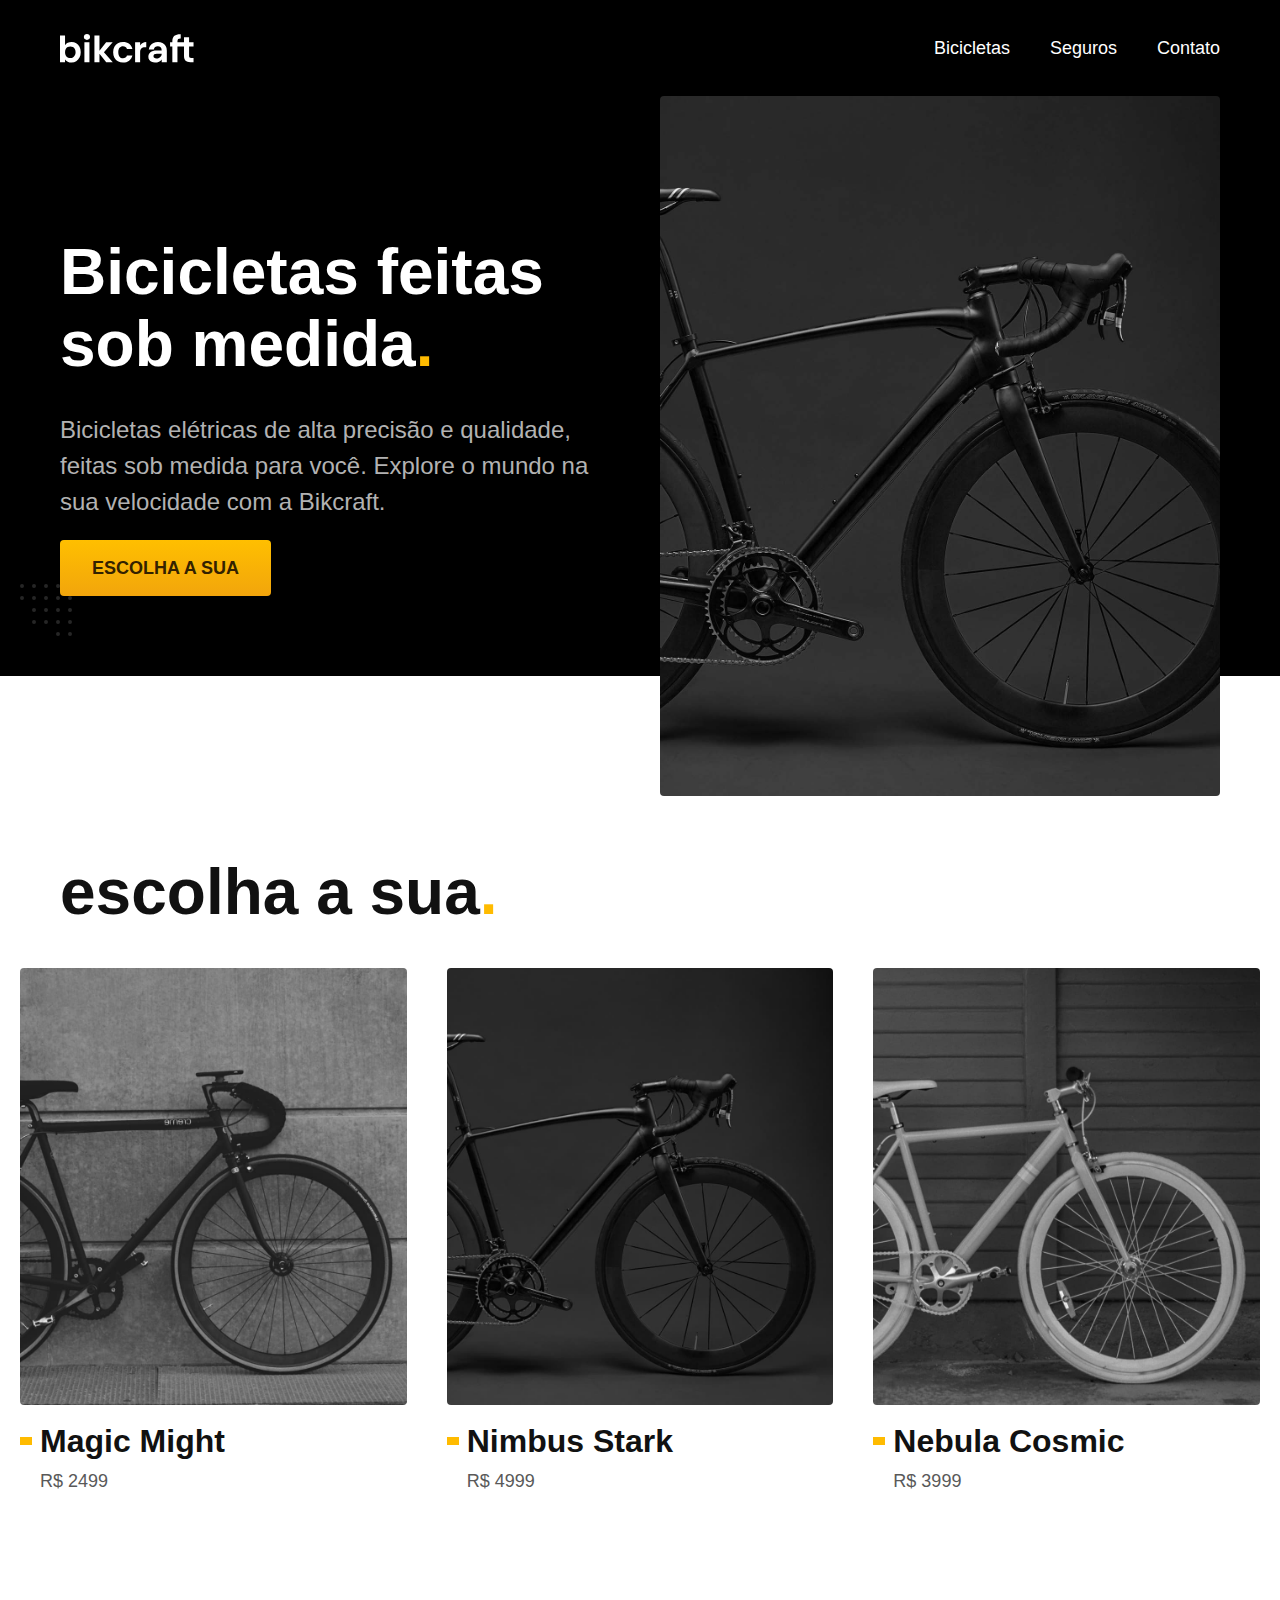
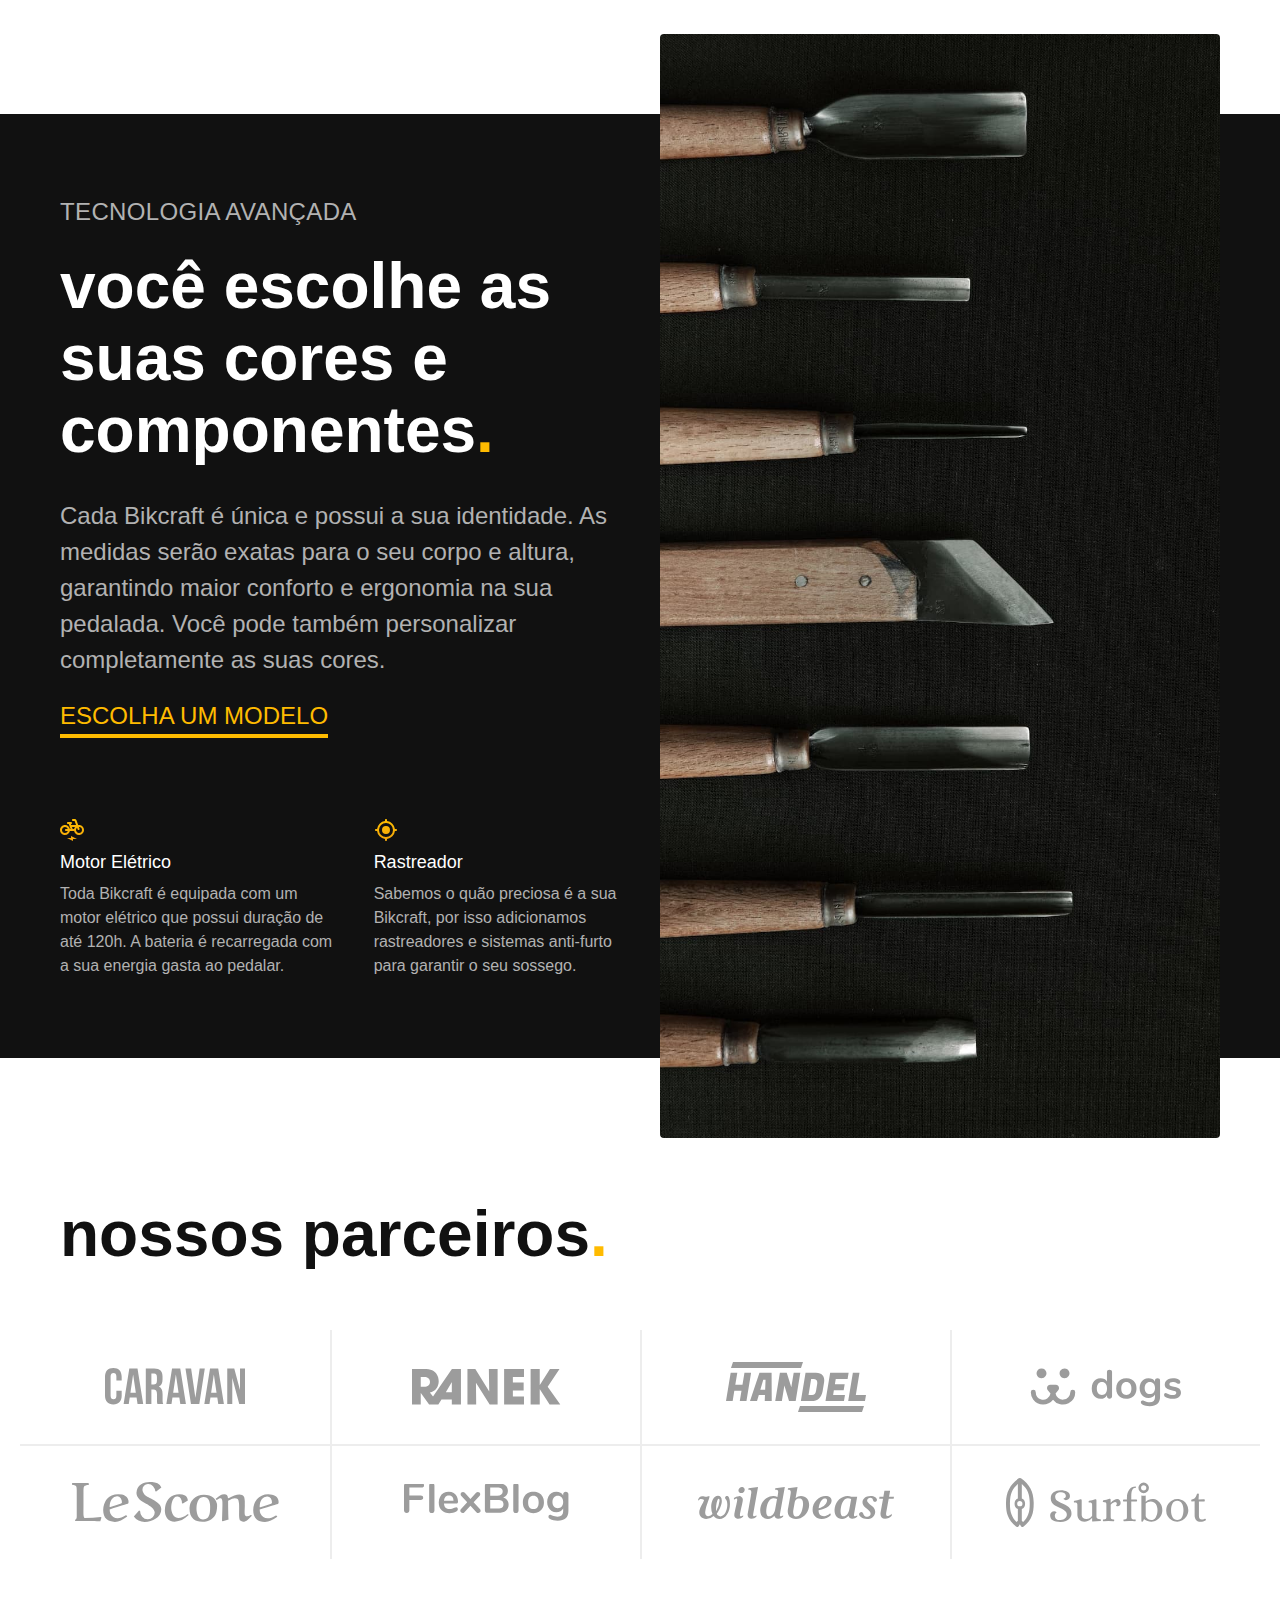
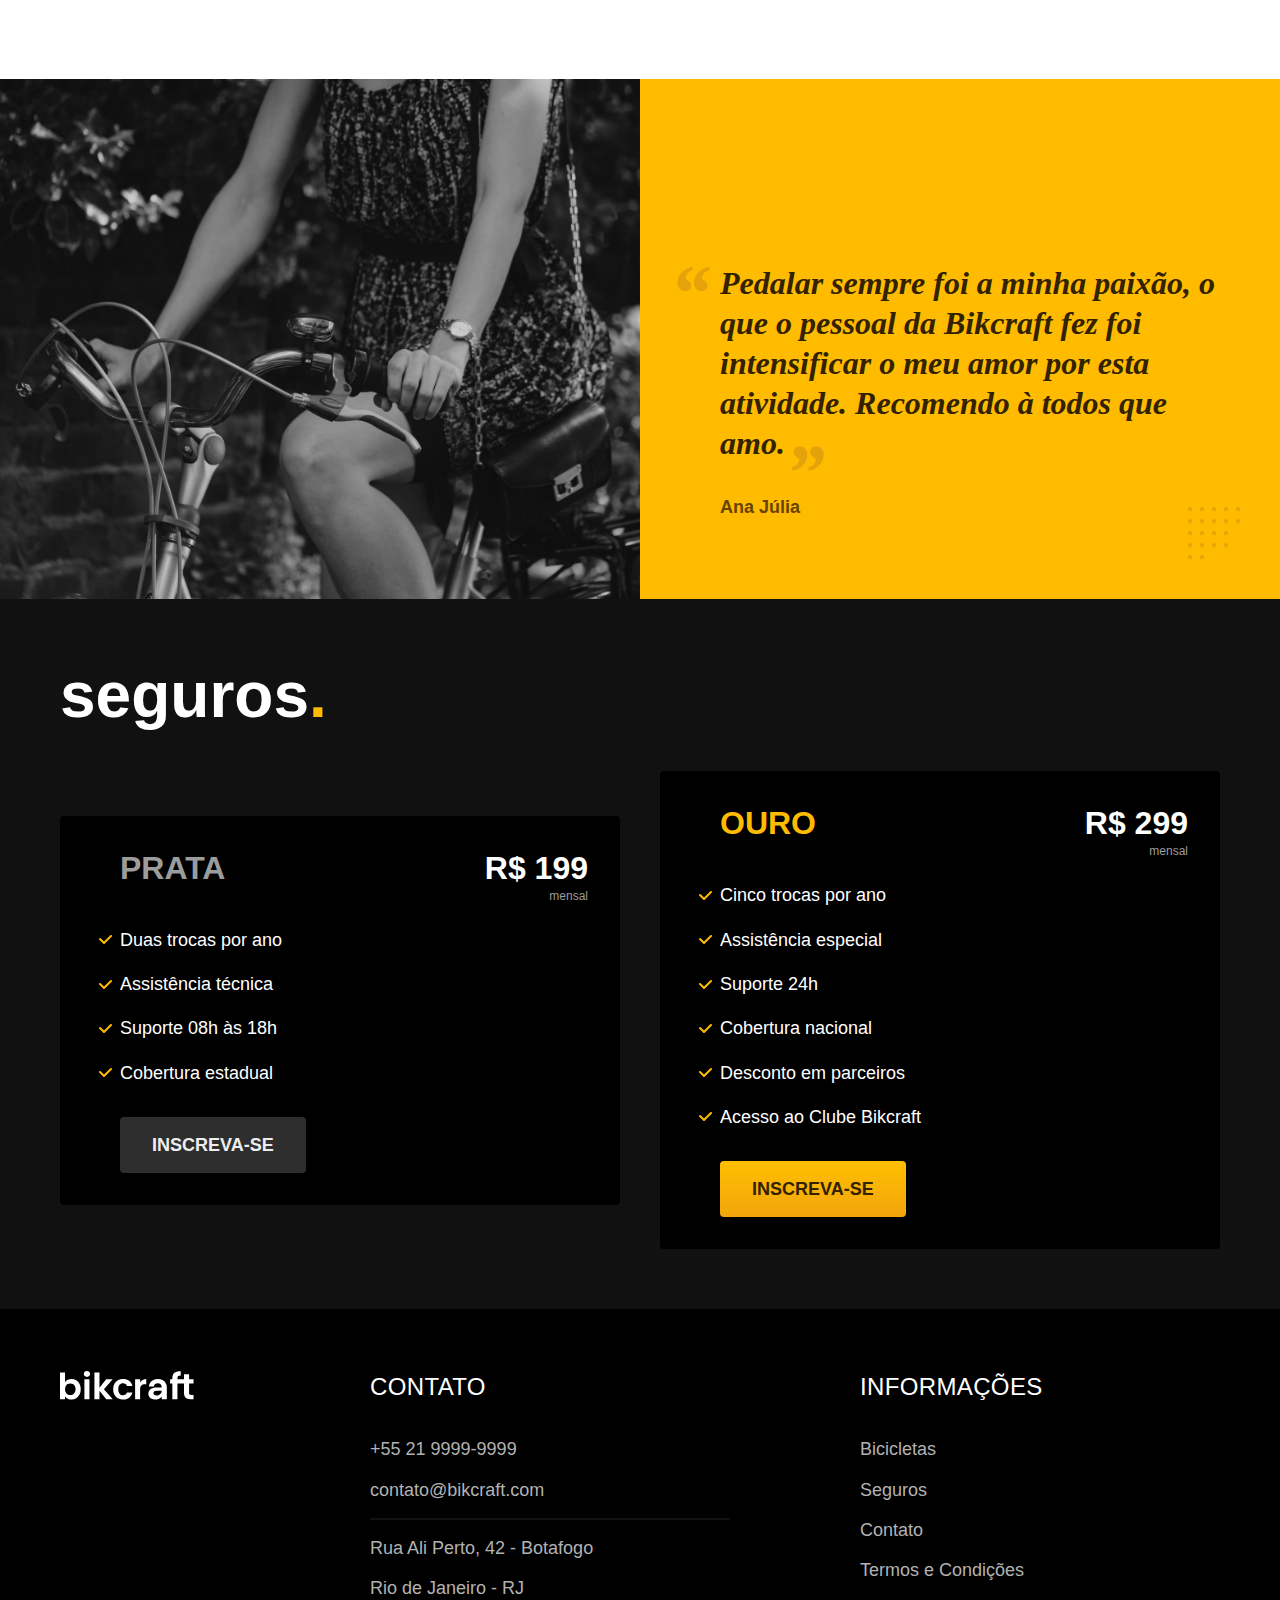
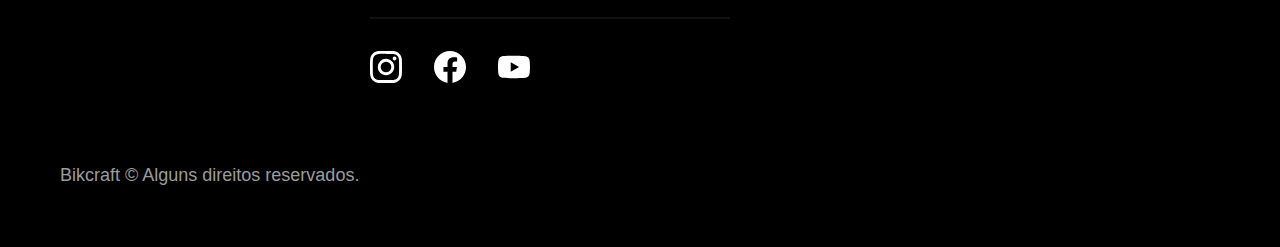
<file: index.html>
<!DOCTYPE html>
<html lang="pt-br">

<head>
  <meta charset="UTF-8">
  <meta name="viewport" content="width=device-width, initial-scale=1.0">

  <title>Bikcraft - Bicicletas Elétricas</title>
  <meta name="description" content="Bicicletas elétricas de alta precisão e qualidade, feitas sob medida para o cliente. Explore o mundo na sua velocidade com a Bikcraft.">

  <link rel="preload" href="./css/style.min.css" as="style">
  <link rel="stylesheet" href="./css/style.min.css">
</head>

<body>
  <header class="header-bg">
    <div class="header container">
      <a href="./">
        <img src="./img/bikcraft.svg" width="136" height="32" alt="Bikcraft">
      </a>

      <nav aria-label="primaria">
        <ul class="header-menu font-1-m cor-0">
          <li><a href="./bicicletas.html">Bicicletas</a></li>
          <li><a href="./seguros.html">Seguros</a></li>
          <li><a href="./contato.html">Contato</a></li>
        </ul>
      </nav>
    </div>
  </header>

  <main class="introducao-bg">
    <div class="introducao container">
      <div class="introducao-conteudo">
        <h1 class="font-1-xxl cor-0">Bicicletas feitas sob medida<span class="cor-p1">.</span></h1>
        <p class="font-2-l cor-5">Bicicletas elétricas de alta precisão e qualidade, feitas sob medida para você. Explore o mundo na sua velocidade com a Bikcraft.</p>
        <a class="botao" href="./bicicletas.html">Escolha a sua</a>
      </div>
      <picture>
        <source media="(max-width: 800px)" srcset="./img/bicicletas/nimbus.jpg">
        <img src="./img/fotos/introducao.jpg" width="1280" height="1600" alt="Bicicleta elétrica preta.">
      </picture>
    </div>
  </main>

  <article class="bicicletas-lista">
    <h2 class="container font-1-xxl">escolha a sua<span class="cor-p1">.</span></h2>

    <ul>
      <li>
        <a href="./bicicletas/magic.html">
          <img src="./img/bicicletas/magic-home.jpg" alt="Bicicleta preta" width="920" height="1040">
          <h3 class="font-1-xl">Magic Might</h3>
          <span class="font-2-m cor-8">R$ 2499</span>
        </a>
      </li>
      <li>
        <a href="./bicicletas/nimbus.html">
          <img src="./img/bicicletas/nimbus-home.jpg" alt="Bicicleta preta" width="920" height="1040">
          <h3 class="font-1-xl">Nimbus Stark</h3>
          <span class="font-2-m cor-8">R$ 4999</span>
        </a>
      </li>
      <li>
        <a href="./bicicletas/nebula.html">
          <img src="./img/bicicletas/nebula-home.jpg" alt="Bicicleta preta" width="920" height="1040">
          <h3 class="font-1-xl">Nebula Cosmic</h3>
          <span class="font-2-m cor-8">R$ 3999</span>
        </a>
      </li>
    </ul>
  </article>

  <article class="tecnologia-bg">
    <div class="tecnologia container">
      <div class="tecnologia-conteudo">
        <span class="font-2-l-b cor-5">Tecnologia Avançada</span>
        <h2 class="font-1-xxl cor-0">você escolhe as suas cores e componentes<span class="cor-p1">.</span></h2>
        <p class="font-2-l cor-5">Cada Bikcraft é única e possui a sua identidade. As medidas serão exatas para o seu corpo e altura, garantindo maior conforto e ergonomia na sua pedalada. Você pode também personalizar completamente as suas cores.</p>
        <a class="link" href="./bicicletas.html">Escolha um modelo</a>
        <div class="tecnologia-vantagens">
          <div>
            <img src="./img/icones/eletrica.svg" width="24" height="24" alt="">
            <h3 class="font-1-m cor-0">Motor Elétrico</h3>
            <p class="font-2-s cor-5">Toda Bikcraft é equipada com um motor elétrico que possui duração de até 120h. A bateria é recarregada com a sua energia gasta ao pedalar.</p>
          </div>
          <div>
            <img src="./img/icones/rastreador.svg" width="24" height="24" alt="">
            <h3 class="font-1-m cor-0">Rastreador</h3>
            <p class="font-2-s cor-5">Sabemos o quão preciosa é a sua Bikcraft, por isso adicionamos rastreadores e sistemas anti-furto para garantir o seu sossego.</p>
          </div>
        </div>
      </div>
      <div class="tecnologia-imagem">
        <img src="./img/fotos/tecnologia.jpg" width="1200" height="1920" alt="">
      </div>
    </div>
  </article>

  <section class="parceiros" aria-label="Nossos Parceiros">
    <h2 class="container font-1-xxl">nossos parceiros<span class="cor-p1">.</span></h2>

    <ul>
      <li><img src="./img/parceiros/caravan.svg" alt="Caravan" width="140" height="38"></li>
      <li><img src="./img/parceiros/ranek.svg" alt="Ranek" width="149" height="36"></li>
      <li><img src="./img/parceiros/handel.svg" alt="Handel" width="140" height="50"></li>
      <li><img src="./img/parceiros/dogs.svg" alt="Dogs" width="152" height="39"></li>
      <li><img src="./img/parceiros/lescone.svg" alt="LeScone" width="208" height="41"></li>
      <li><img src="./img/parceiros/flexblog.svg" alt="FlexBlog" width="165" height="38"></li>
      <li><img src="./img/parceiros/wildbeast.svg" alt="Wildbeast" width="196" height="34"></li>
      <li><img src="./img/parceiros/surfbot.svg" alt="Surfbot" width="200" height="49"></li>
    </ul>
  </section>

  <section class="depoimento" aria-label="Depoimento">
    <div>
      <img src="./img/fotos/depoimento.jpg" width="1560" height="1360" alt="Pessoa pedalando uma bicicleta Bikcraft">
    </div>
    <div class="depoimento-conteudo">
      <blockquote class="font-1-xl cor-p5">
        <p>Pedalar sempre foi a minha paixão, o que o pessoal da Bikcraft fez foi intensificar o meu amor por esta atividade. Recomendo à todos que amo.</p>
      </blockquote>
      <span class="font-1-m-b cor-p4">Ana Júlia</span>
    </div>
  </section>

  <article class="seguros-bg">
    <div class="seguros container">
      <h2 class="font-1-xxl cor-0">seguros<span class="cor-p1">.</span></h2>
      <div class="seguros-item">
        <h3 class="font-1-xl cor-6">PRATA</h3>
        <span class="font-1-xl cor-0">R$ 199 <span class="font-1-xs cor-6">mensal</span></span>
        <ul class="font-2-m cor-0">
          <li>Duas trocas por ano</li>
          <li>Assistência técnica</li>
          <li>Suporte 08h às 18h</li>
          <li>Cobertura estadual</li>
        </ul>
        <a class="botao secundario" href="./orcamento.html">Inscreva-se</a>
      </div>

      <div class="seguros-item">
        <h3 class="font-1-xl cor-p1">OURO</h3>
        <span class="font-1-xl cor-0">R$ 299 <span class="font-1-xs cor-6">mensal</span></span>
        <ul class="font-2-m cor-0">
          <li>Cinco trocas por ano</li>
          <li>Assistência especial</li>
          <li>Suporte 24h</li>
          <li>Cobertura nacional</li>
          <li>Desconto em parceiros</li>
          <li>Acesso ao Clube Bikcraft</li>
        </ul>
        <a class="botao" href="./orcamento.html">Inscreva-se</a>
      </div>
    </div>
  </article>

  <footer class="footer-bg">
    <div class="footer container">
      <img src="./img/bikcraft.svg" width="136" height="32" alt="Bikcraft">
      <div class="footer-contato">
        <h3 class="font-2-l-b cor-0">Contato</h3>
        <ul class="font-2-m cor-5">
          <li><a href="tel:+552199999999">+55 21 9999-9999</a></li>
          <li><a href="mailto:contato@bikcraft.com">contato@bikcraft.com</a></li>
          <li>Rua Ali Perto, 42 - Botafogo</li>
          <li>Rio de Janeiro - RJ</li>
        </ul>
        <div class="footer-redes">
          <a href="./">
            <img src="./img/redes/instagram.svg" width="32" height="32" alt="Instagram">
          </a>
          <a href="./">
            <img src="./img/redes/facebook.svg" width="32" height="32" alt="Facebook">
          </a>
          <a href="./">
            <img src="./img/redes/youtube.svg" width="32" height="32" alt="Youtube">
          </a>
        </div>
      </div>
      <div class="footer-informacoes">
        <h3 class="font-2-l-b cor-0">Informações</h3>
        <nav>
          <ul class="font-1-m cor-5">
            <li><a href="./bicicletas.html">Bicicletas</a></li>
            <li><a href="./seguros.html">Seguros</a></li>
            <li><a href="./contato.html">Contato</a></li>
            <li><a href="./termos.html">Termos e Condições</a></li>
          </ul>
        </nav>
      </div>
      <p class="footer-copy font-2-m cor-6">Bikcraft © Alguns direitos reservados.</p>
    </div>
  </footer>
  <script src="./js/script.js"></script>
  <script src="./js/script.js"></script>
</body>

</html>
</file>
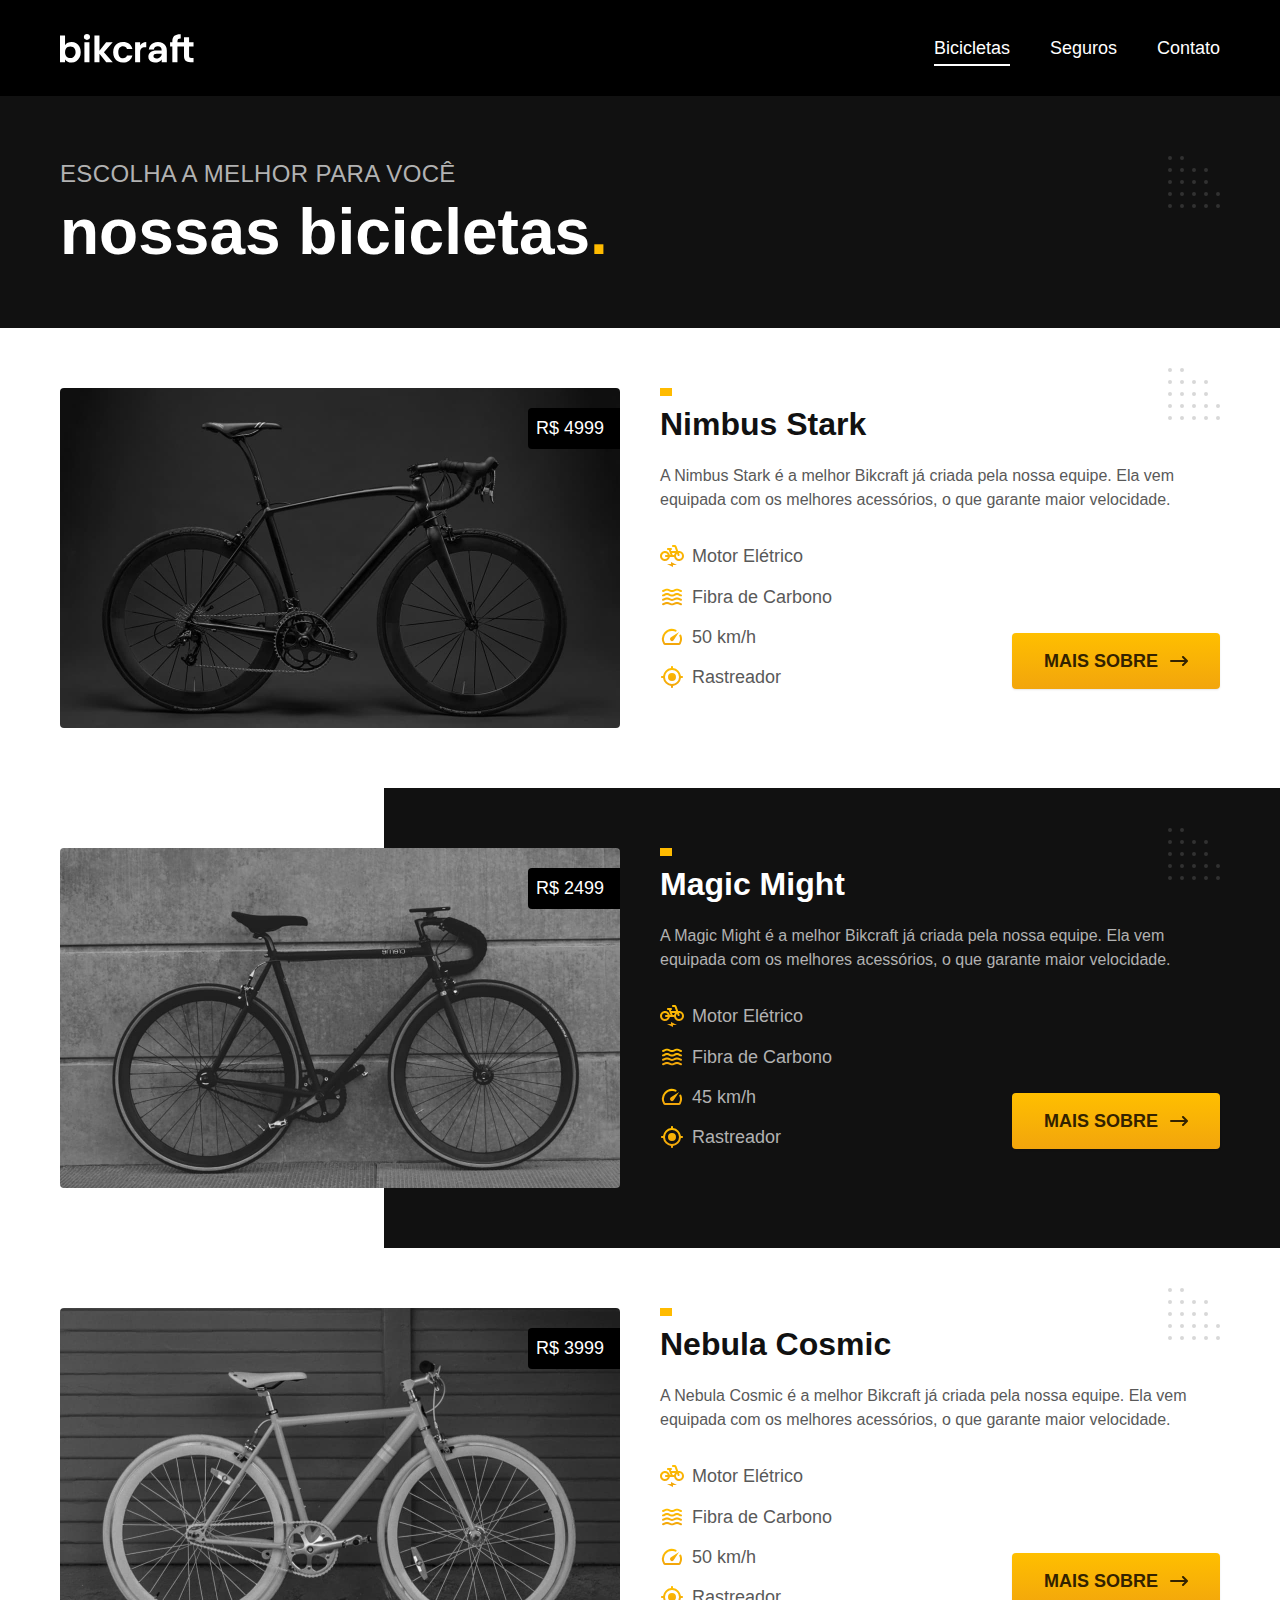
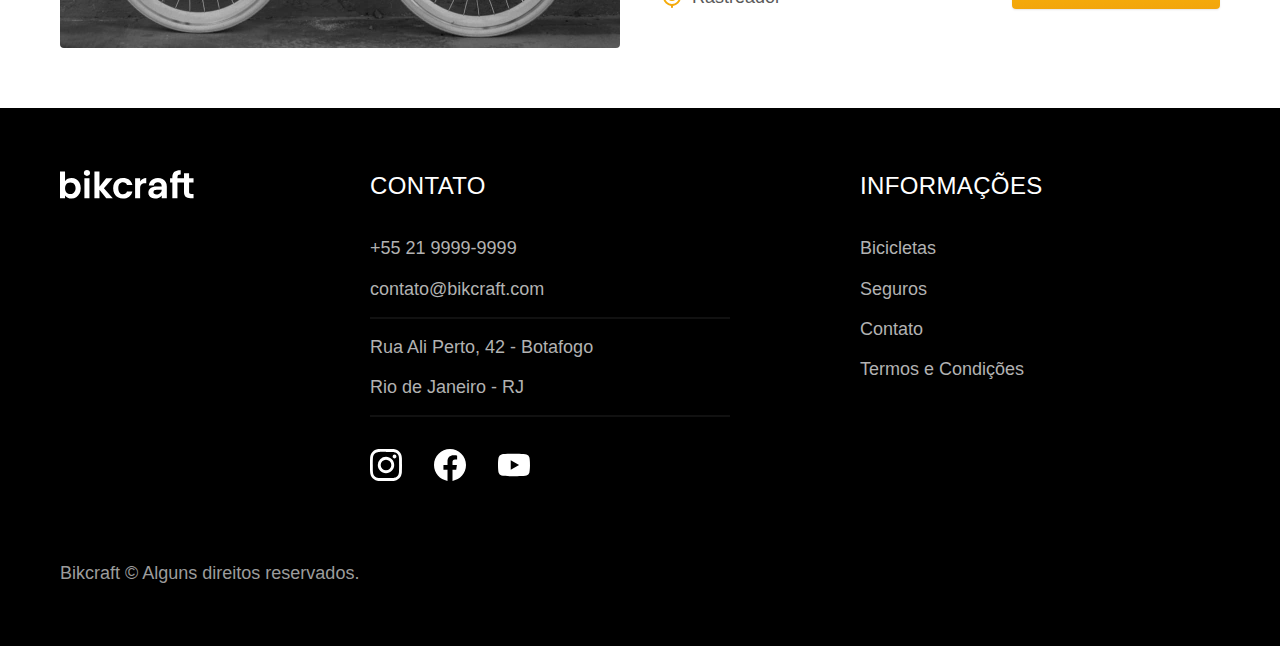
<file: bicicletas.html>
<!DOCTYPE html>
<html lang="pt-br">

<head>
  <meta charset="UTF-8">
  <meta name="viewport" content="width=device-width, initial-scale=1.0">

  <title>Bicicletas | Bikcraft</title>
  <meta name="description" content="Bicicletas">

  <link rel="preload" href="./css/style.min.css" as="style">
  <link rel="stylesheet" href="./css/style.min.css">
</head>

<body id="bicicletas">
  <header class="header-bg">
    <div class="header container">
      <a href="./">
        <img src="./img/bikcraft.svg" alt="Bikcraft">
      </a>

      <nav aria-label="primaria">
        <ul class="header-menu font-1-m cor-0">
          <li><a href="./bicicletas.html">Bicicletas</a></li>
          <li><a href="./seguros.html">Seguros</a></li>
          <li><a href="./contato.html">Contato</a></li>
        </ul>
      </nav>
    </div>
  </header>

  <main>
    <div class="titulo-bg">
      <div class="titulo container">
        <p class="font-2-l-b cor-5">Escolha a melhor para você</p>
        <h1 class="font-1-xxl cor-0">nossas bicicletas<span class="cor-p1">.</span></h1>
      </div>
    </div>

    <div class="bicicletas container">
      <div class="bicicletas-imagem">
        <img src="./img/bicicletas/nimbus.jpg" alt="Bicicleta preta">
        <span class="font-2-m cor-0">R$ 4999</span>
      </div>
      <div class="bicicletas-conteudo">
        <h2 class="font-1-xl">Nimbus Stark</h2>
        <p class="font-2-s cor-8">A Nimbus Stark é a melhor Bikcraft já criada pela nossa equipe. Ela vem equipada com os melhores acessórios, o que garante maior velocidade.</p>
        <ul class="font-1-m cor-8">
          <li>
            <img src="./img/icones/eletrica.svg" alt="">
            Motor Elétrico
          </li>
          <li>
            <img src="./img/icones/carbono.svg" alt="">
            Fibra de Carbono
          </li>
          <li>
            <img src="./img/icones/velocidade.svg" alt="">
            50 km/h
          </li>
          <li>
            <img src="./img/icones/rastreador.svg" alt="">
            Rastreador
          </li>
        </ul>
        <a class="botao seta" href="./bicicletas/nimbus.html">Mais Sobre</a>
      </div>
    </div>

    <div class="bicicletas-bg">
      <div class="bicicletas container">
        <div class="bicicletas-imagem">
          <img src="./img/bicicletas/magic.jpg" alt="Bicicleta preta">
          <span class="font-2-m cor-0">R$ 2499</span>
        </div>
        <div class="bicicletas-conteudo">
          <h2 class="font-1-xl cor-0">Magic Might</h2>
          <p class="font-2-s cor-5">A Magic Might é a melhor Bikcraft já criada pela nossa equipe. Ela vem equipada com os melhores acessórios, o que garante maior velocidade.</p>
          <ul class="font-1-m cor-5">
            <li>
              <img src="./img/icones/eletrica.svg" alt="">
              Motor Elétrico
            </li>
            <li>
              <img src="./img/icones/carbono.svg" alt="">
              Fibra de Carbono
            </li>
            <li>
              <img src="./img/icones/velocidade.svg" alt="">
              45 km/h
            </li>
            <li>
              <img src="./img/icones/rastreador.svg" alt="">
              Rastreador
            </li>
          </ul>
          <a class="botao seta" href="./bicicletas/magic.html">Mais Sobre</a>
        </div>
      </div>
    </div>

    <div class="bicicletas container">
      <div class="bicicletas-imagem">
        <img src="./img/bicicletas/nebula.jpg" alt="Bicicleta preta">
        <span class="font-2-m cor-0">R$ 3999</span>
      </div>
      <div class="bicicletas-conteudo">
        <h2 class="font-1-xl">Nebula Cosmic</h2>
        <p class="font-2-s cor-8">A Nebula Cosmic é a melhor Bikcraft já criada pela nossa equipe. Ela vem equipada com os melhores acessórios, o que garante maior velocidade.</p>
        <ul class="font-1-m cor-8">
          <li>
            <img src="./img/icones/eletrica.svg" alt="">
            Motor Elétrico
          </li>
          <li>
            <img src="./img/icones/carbono.svg" alt="">
            Fibra de Carbono
          </li>
          <li>
            <img src="./img/icones/velocidade.svg" alt="">
            50 km/h
          </li>
          <li>
            <img src="./img/icones/rastreador.svg" alt="">
            Rastreador
          </li>
        </ul>
        <a class="botao seta" href="./bicicletas/nebula.html">Mais Sobre</a>
      </div>
    </div>

  </main>

  <footer class="footer-bg">
    <div class="footer container">
      <img src="./img/bikcraft.svg" alt="Bikcraft">
      <div class="footer-contato">
        <h3 class="font-2-l-b cor-0">Contato</h3>
        <ul class="font-2-m cor-5">
          <li><a href="tel:+552199999999">+55 21 9999-9999</a></li>
          <li><a href="mailto:contato@bikcraft.com">contato@bikcraft.com</a></li>
          <li>Rua Ali Perto, 42 - Botafogo</li>
          <li>Rio de Janeiro - RJ</li>
        </ul>
        <div class="footer-redes">
          <a href="./">
            <img src="./img/redes/instagram.svg" alt="Instagram">
          </a>
          <a href="./">
            <img src="./img/redes/facebook.svg" alt="Facebook">
          </a>
          <a href="./">
            <img src="./img/redes/youtube.svg" alt="Youtube">
          </a>
        </div>
      </div>
      <div class="footer-informacoes">
        <h3 class="font-2-l-b cor-0">Informações</h3>
        <nav>
          <ul class="font-1-m cor-5">
            <li><a href="./bicicletas.html">Bicicletas</a></li>
            <li><a href="./seguros.html">Seguros</a></li>
            <li><a href="./contato.html">Contato</a></li>
            <li><a href="./termos.html">Termos e Condições</a></li>
          </ul>
        </nav>
      </div>
      <p class="footer-copy font-2-m cor-6">Bikcraft © Alguns direitos reservados.</p>
    </div>
  </footer>
  <script src="./js/script.js"></script>
</body>

</html>
</file>
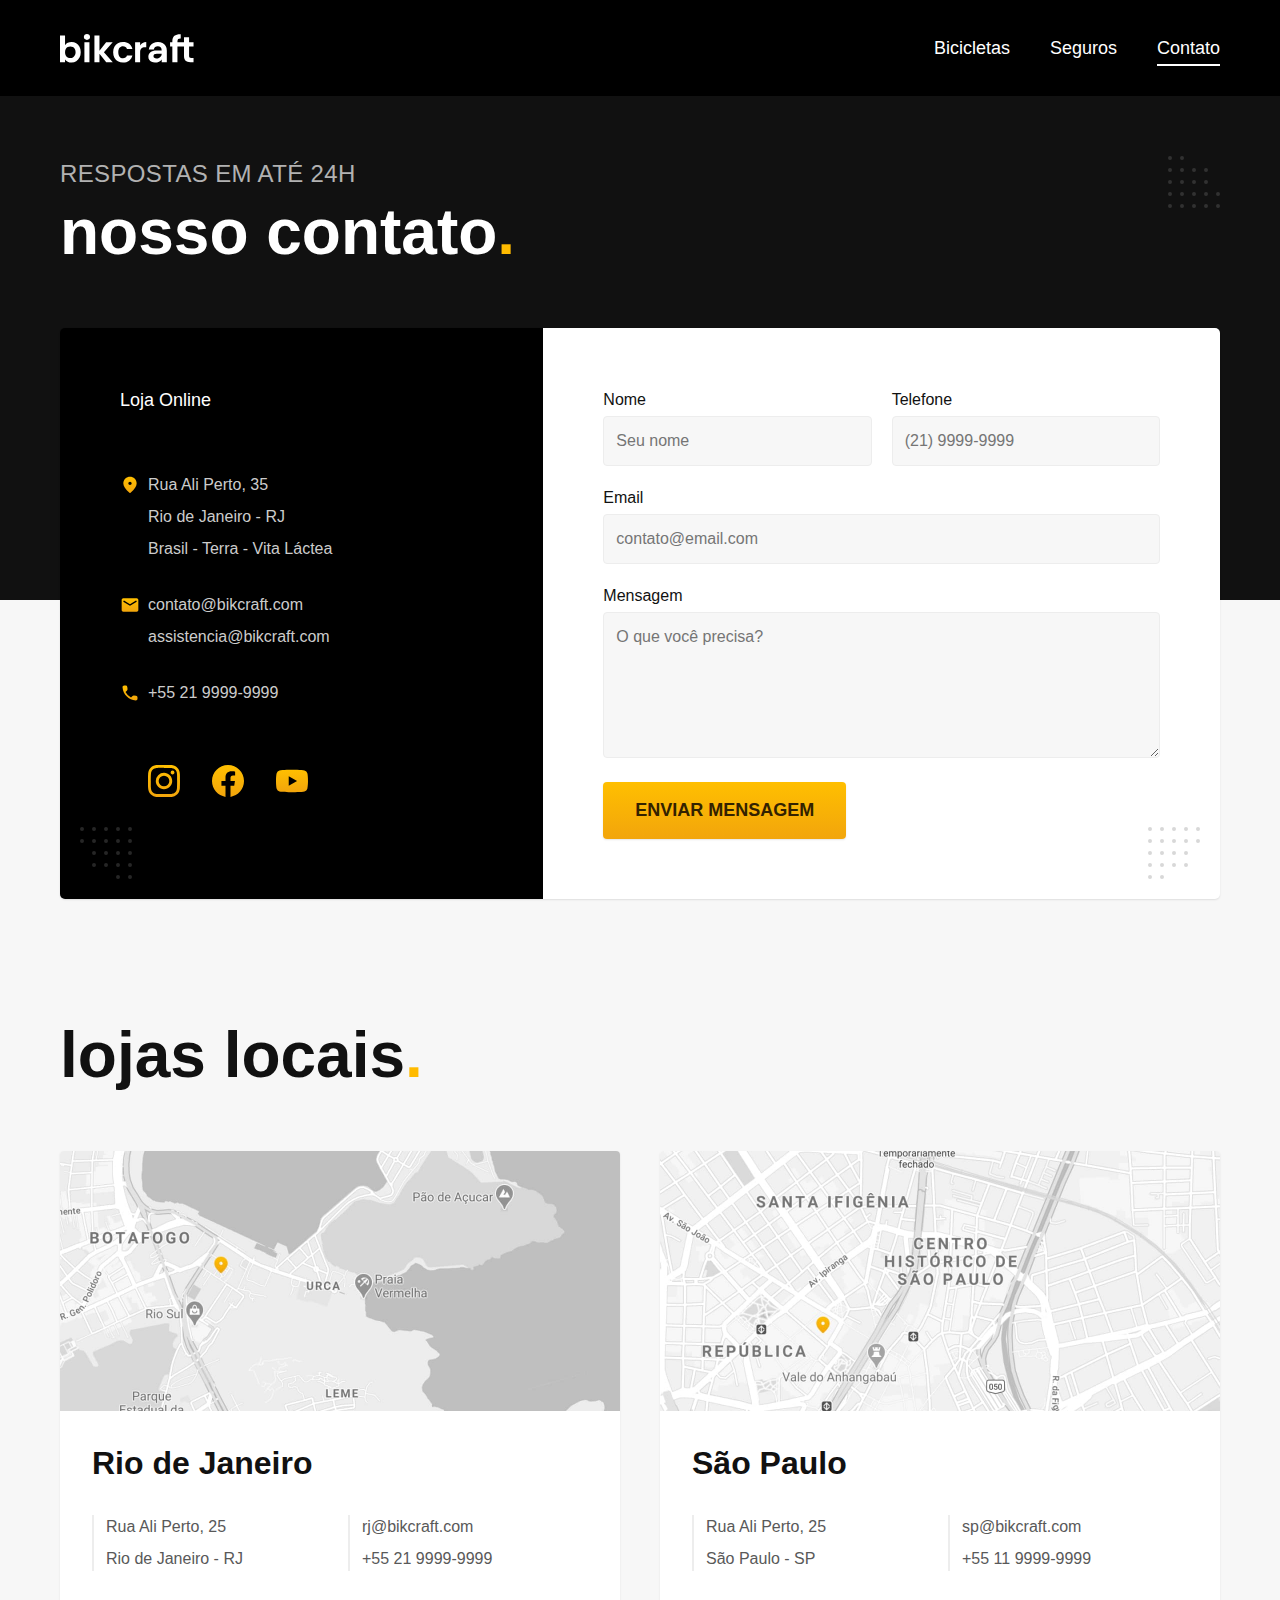
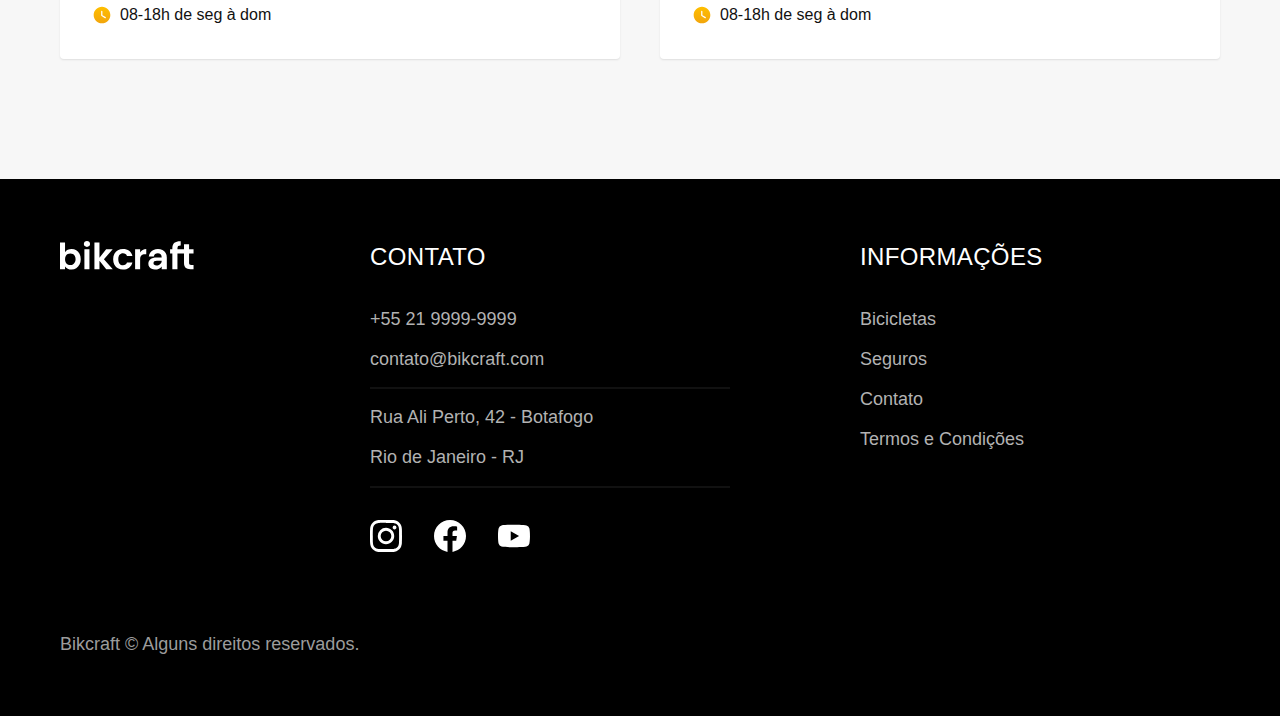
<file: contato.html>
<!DOCTYPE html>
<html lang="pt-br">

<head>
  <meta charset="UTF-8">
  <meta name="viewport" content="width=device-width, initial-scale=1.0">

  <title>Contato | Bikcraft</title>
  <meta name="description" content="Contato.">

  <link rel="preload" href="./css/style.min.css" as="style">
  <link rel="stylesheet" href="./css/style.min.css">
</head>

<body id="contato">
  <header class="header-bg">
    <div class="header container">
      <a href="./">
        <img src="./img/bikcraft.svg" alt="Bikcraft">
      </a>

      <nav aria-label="primaria">
        <ul class="header-menu font-1-m cor-0">
          <li><a href="./bicicletas.html">Bicicletas</a></li>
          <li><a href="./seguros.html">Seguros</a></li>
          <li><a href="./contato.html">Contato</a></li>
        </ul>
      </nav>
    </div>
  </header>

  <main>
    <div class="titulo-bg">
      <div class="titulo container">
        <p class="font-2-l-b cor-5">Respostas em até 24h</p>
        <h1 class="font-1-xxl cor-0">nosso contato<span class="cor-p1">.</span></h1>
      </div>
    </div>

    <div class="contato container">
      <section class="contato-dados" aria-label="Endereço">
        <h2 class="font-1-m cor-0">Loja Online</h2>
        <div class="contato-endereco font-2-s cor-4">
          <p>Rua Ali Perto, 35</p>
          <p>Rio de Janeiro - RJ</p>
          <p>Brasil - Terra - Vita Láctea</p>
        </div>
        <address class="contato-meios font-2-s cor-4">
          <a href="mailto:contato@bikcraft.com">contato@bikcraft.com</a>
          <a href="mailto:assistencia@bikcraft.com">assistencia@bikcraft.com</a>
          <a href="tel:+552199999999">+55 21 9999-9999</a>
        </address>
        <div class="contato-redes">
          <a href="./">
            <img src="./img/redes/instagram-p.svg" alt="Instagram">
          </a>
          <a href="./">
            <img src="./img/redes/facebook-p.svg" alt="Facebook">
          </a>
          <a href="./">
            <img src="./img/redes/youtube-p.svg" alt="Youtube">
          </a>
        </div>
      </section>
      <section class="contato-formulario" aria-label="Formulário">
        <form class="form" action="./contato.html">
          <div>
            <label for="nome">Nome</label>
            <input type="text" id="nome" name="nome" placeholder="Seu nome">
          </div>
          <div>
            <label for="telefone">Telefone</label>
            <input type="text" id="telefone" name="telefone" placeholder="(21) 9999-9999">
          </div>
          <div class="col-2">
            <label for="email">Email</label>
            <input type="email" id="email" name="email" placeholder="contato@email.com">
          </div>
          <div class="col-2">
            <label for="mensagem">Mensagem</label>
            <textarea rows="5" id="mensagem" name="mensagem" placeholder="O que você precisa?"></textarea>
          </div>
          <button class="botao col-2">Enviar Mensagem</button>
        </form>
      </section>
    </div>
  </main>

  <article class="lojas container">
    <h2 class="font-1-xxl">lojas locais<span class="cor-p1">.</span></h2>
    <div class="lojas-item">
      <img src="./img/lojas/rj.jpg" alt="mapa marcando o endereço em Rua Ali Perto, 25 - Rio de Janeiro - RJ">
      <div class="lojas-conteudo">
        <h3 class="font-1-xl">Rio de Janeiro</h3>
        <div class="lojas-dados font-2-s cor-8">
          <p>Rua Ali Perto, 25</p>
          <p>Rio de Janeiro - RJ</p>
        </div>
        <div class="lojas-dados font-2-s cor-8">
          <a href="mailto:rj@bikcraft.com">rj@bikcraft.com</a>
          <a href="tel:+552199999999">+55 21 9999-9999</a>
        </div>
        <p class="lojas-tempo font-1-s"><img src="./img/icones/horario.svg" alt="">08-18h de seg à dom</p>
      </div>
    </div>

    <div class="lojas-item">
      <img src="./img/lojas/sp.jpg" alt="mapa marcando o endereço em Rua Ali Perto, 25 - São Paulo - SP">
      <div class="lojas-conteudo">
        <h3 class="font-1-xl">São Paulo</h3>
        <div class="lojas-dados font-2-s cor-8">
          <p>Rua Ali Perto, 25</p>
          <p>São Paulo - SP</p>
        </div>
        <div class="lojas-dados font-2-s cor-8">
          <a href="mailto:sp@bikcraft.com">sp@bikcraft.com</a>
          <a href="tel:+551199999999">+55 11 9999-9999</a>
        </div>
        <p class="lojas-tempo font-1-s"><img src="./img/icones/horario.svg" alt="">08-18h de seg à dom</p>
      </div>
    </div>
  </article>

  <footer class="footer-bg">
    <div class="footer container">
      <img src="./img/bikcraft.svg" alt="Bikcraft">
      <div class="footer-contato">
        <h3 class="font-2-l-b cor-0">Contato</h3>
        <ul class="font-2-m cor-5">
          <li><a href="tel:+552199999999">+55 21 9999-9999</a></li>
          <li><a href="mailto:contato@bikcraft.com">contato@bikcraft.com</a></li>
          <li>Rua Ali Perto, 42 - Botafogo</li>
          <li>Rio de Janeiro - RJ</li>
        </ul>
        <div class="footer-redes">
          <a href="./">
            <img src="./img/redes/instagram.svg" alt="Instagram">
          </a>
          <a href="./">
            <img src="./img/redes/facebook.svg" alt="Facebook">
          </a>
          <a href="./">
            <img src="./img/redes/youtube.svg" alt="Youtube">
          </a>
        </div>
      </div>
      <div class="footer-informacoes">
        <h3 class="font-2-l-b cor-0">Informações</h3>
        <nav>
          <ul class="font-1-m cor-5">
            <li><a href="./bicicletas.html">Bicicletas</a></li>
            <li><a href="./seguros.html">Seguros</a></li>
            <li><a href="./contato.html">Contato</a></li>
            <li><a href="./termos.html">Termos e Condições</a></li>
          </ul>
        </nav>
      </div>
      <p class="footer-copy font-2-m cor-6">Bikcraft © Alguns direitos reservados.</p>
    </div>
  </footer>
  <script src="./js/script.js"></script>
</body>

</html>
</file>
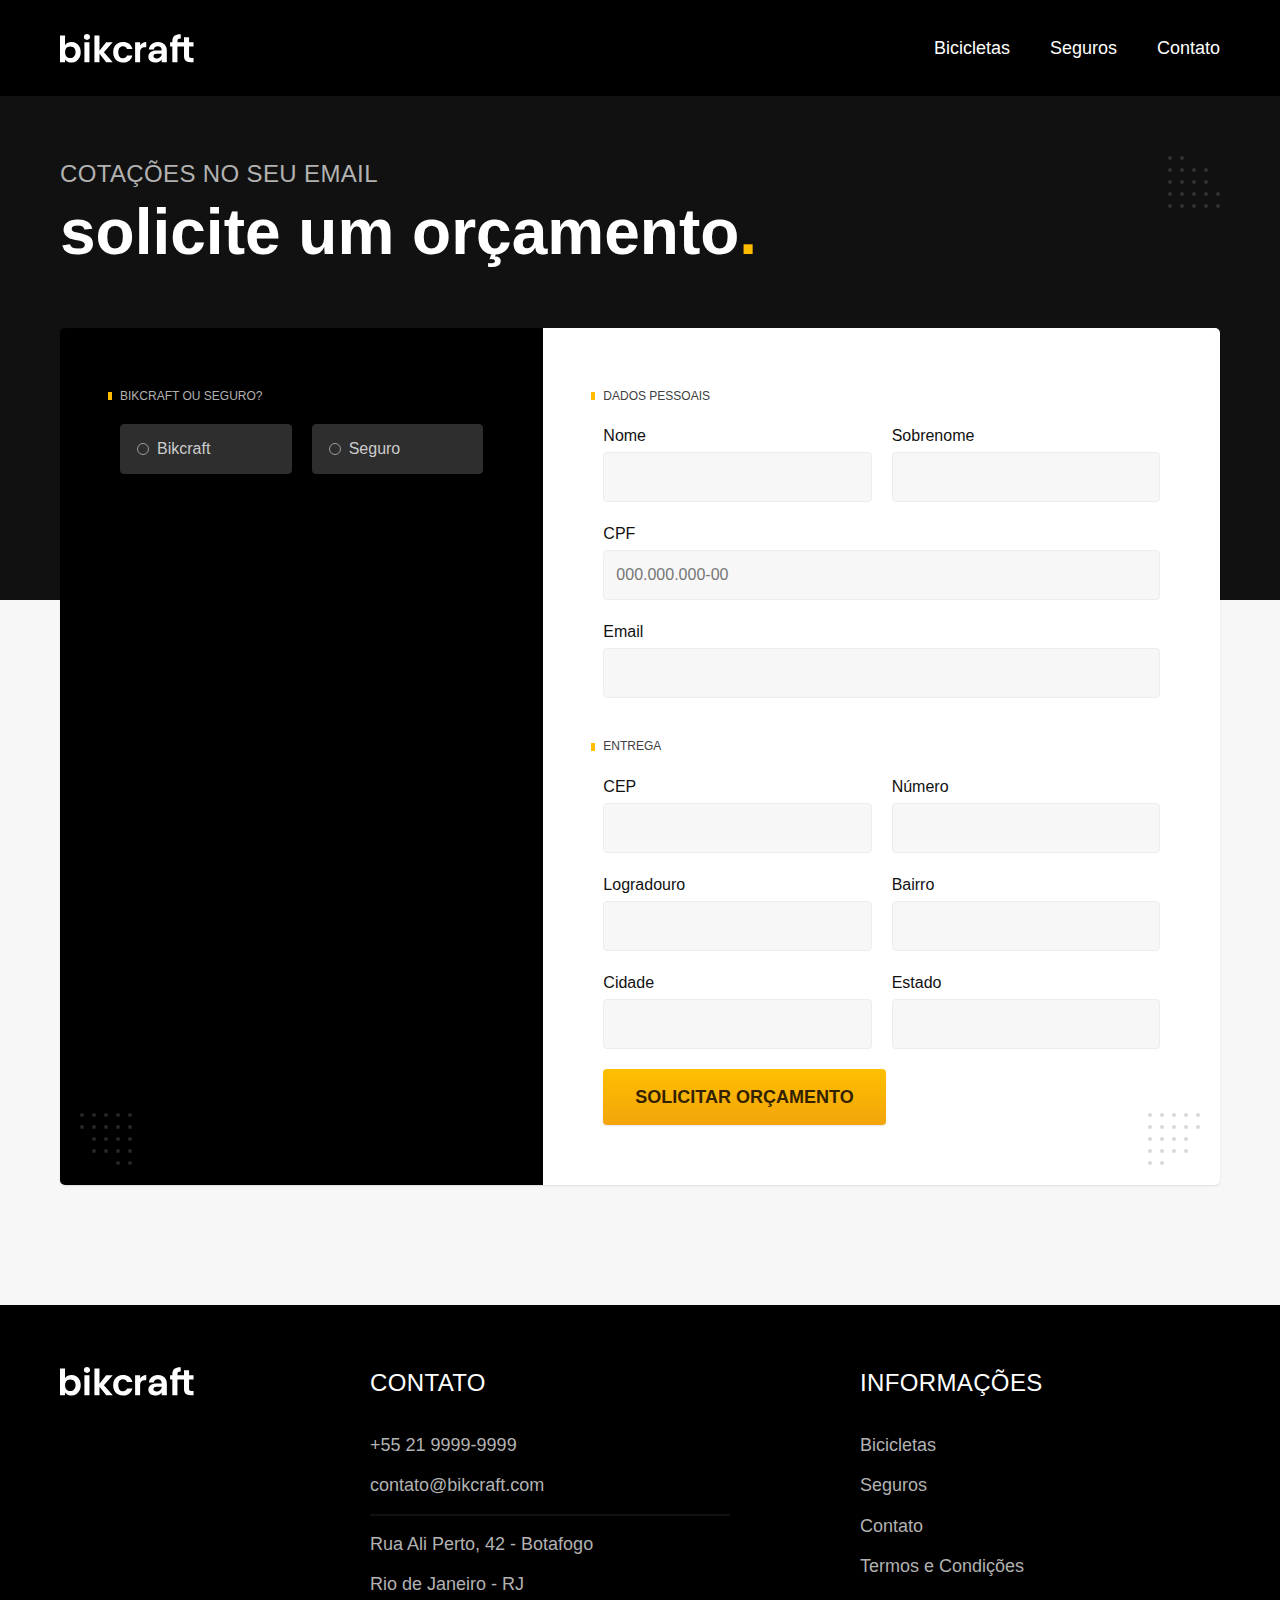
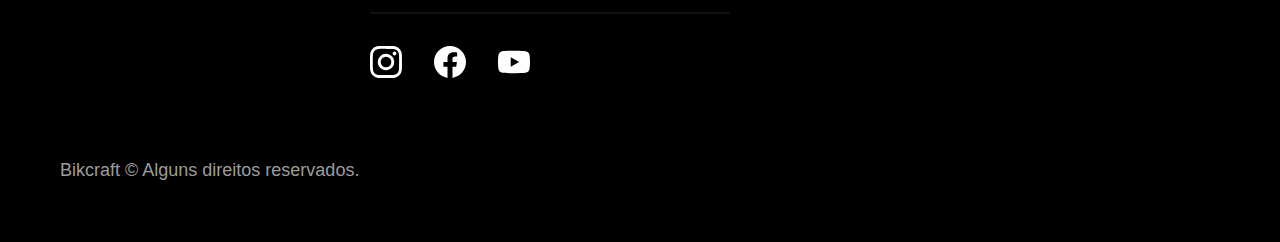
<file: orcamento.html>
<!DOCTYPE html>
<html lang="pt-br">

<head>
  <meta charset="UTF-8">
  <meta name="viewport" content="width=device-width, initial-scale=1.0">

  <title>Orçamento | Bikcraft</title>
  <meta name="description" content="Orçamento.">

  <link rel="preload" href="./css/style.min.css" as="style">
  <link rel="stylesheet" href="./css/style.min.css">
</head>

<body id="orcamento">
  <header class="header-bg">
    <div class="header container">
      <a href="./">
        <img src="./img/bikcraft.svg" alt="Bikcraft">
      </a>

      <nav aria-label="primaria">
        <ul class="header-menu font-1-m cor-0">
          <li><a href="./bicicletas.html">Bicicletas</a></li>
          <li><a href="./seguros.html">Seguros</a></li>
          <li><a href="./contato.html">Contato</a></li>
        </ul>
      </nav>
    </div>
  </header>

  <main>
    <div class="titulo-bg">
      <div class="titulo container">
        <p class="font-2-l-b cor-5">Cotações no seu email</p>
        <h1 class="font-1-xxl cor-0">solicite um orçamento<span class="cor-p1">.</span></h1>
      </div>
    </div>

    <form class="orcamento container" action="./orcamento.html">
      <div class="orcamento-produto">
        <h2 class="font-1-xs cor-5">Bikcraft ou Seguro?</h2>

        <input type="radio" name="tipo" value="bikcraft" id="bikcraft">
        <label for="bikcraft">Bikcraft</label>

        <input type="radio" name="tipo" value="seguro" id="seguro">
        <label for="seguro">Seguro</label>

        <div class="orcamento-conteudo" id="orcamento-bikcraft">
          <h2 class="font-1-xs cor-5">Escolha a sua</h2>

          <input type="radio" name="produto" value="nimbus" id="nimbus">
          <label for="nimbus">Nimbus Stark <span>R$ 4999</span></label>
          <div class="orcamento-detalhes">
            <ul class="font-1-xs cor-8">
              <li><img src="./img/icones/eletrica.svg" alt=""> Motor Elétrico</li>
              <li><img src="./img/icones/carbono.svg" alt=""> Fibra de Carbono</li>
              <li><img src="./img/icones/velocidade.svg" alt=""> 50 km/h</li>
              <li><img src="./img/icones/rastreador.svg" alt=""> Rastreador</li>
            </ul>
            <img src="./img/bicicletas/nimbus.jpg" alt="Bicicleta preta">
          </div>

          <input type="radio" name="produto" value="magic" id="magic">
          <label for="magic">Magic Might <span>R$ 2499</span></label>
          <div class="orcamento-detalhes">
            <ul class="font-1-xs cor-8">
              <li><img src="./img/icones/eletrica.svg" alt=""> Motor Elétrico</li>
              <li><img src="./img/icones/carbono.svg" alt=""> Fibra de Carbono</li>
              <li><img src="./img/icones/velocidade.svg" alt=""> 45 km/h</li>
              <li><img src="./img/icones/rastreador.svg" alt=""> Rastreador</li>
            </ul>
            <img src="./img/bicicletas/magic.jpg" alt="Bicicleta preta">
          </div>

          <input type="radio" name="produto" value="nebula" id="nebula">
          <label for="nebula">Nebula Cosmic <span>R$ 3999</span></label>
          <div class="orcamento-detalhes">
            <ul class="font-1-xs cor-8">
              <li><img src="./img/icones/eletrica.svg" alt=""> Motor Elétrico</li>
              <li><img src="./img/icones/carbono.svg" alt=""> Fibra de Carbono</li>
              <li><img src="./img/icones/velocidade.svg" alt=""> 40 km/h</li>
              <li><img src="./img/icones/rastreador.svg" alt=""> Rastreador</li>
            </ul>
            <img src="./img/bicicletas/nebula.jpg" alt="Bicicleta branca">
          </div>

        </div>

        <div class="orcamento-conteudo" id="orcamento-seguro">
          <h2 class="font-1-xs cor-5">Escolha o plano</h2>

          <input type="radio" name="produto" value="prata" id="prata">
          <label for="prata">Prata <span>R$ 199</span></label>

          <input type="radio" name="produto" value="ouro" id="ouro">
          <label for="ouro">Ouro <span>R$ 299</span></label>
        </div>
      </div>
      <div class="orcamento-dados form">
        <h2 class="font-1-xs cor-9 col-2">dados pessoais</h2>
        <div>
          <label for="nome">Nome</label>
          <input type="text" id="nome" name="nome">
        </div>
        <div>
          <label for="sobrenome">Sobrenome</label>
          <input type="text" id="sobrenome" name="sobrenome">
        </div>
        <div class="col-2">
          <label for="cpf">CPF</label>
          <input type="text" id="cpf" name="cpf" placeholder="000.000.000-00">
        </div>
        <div class="col-2">
          <label for="email">Email</label>
          <input type="email" id="email" name="email">
        </div>
        <h2 class="font-1-xs cor-9 col-2">entrega</h2>
        <div>
          <label for="cep">CEP</label>
          <input type="text" id="cep" name="cep">
        </div>
        <div>
          <label for="numero">Número</label>
          <input type="text" id="numero" name="numero">
        </div>
        <div>
          <label for="logradouro">Logradouro</label>
          <input type="text" id="logradouro" name="logradouro">
        </div>
        <div>
          <label for="bairro">Bairro</label>
          <input type="text" id="bairro" name="bairro">
        </div>
        <div>
          <label for="cidade">Cidade</label>
          <input type="text" id="cidade" name="cidade">
        </div>
        <div>
          <label for="estado">Estado</label>
          <input type="text" id="estado" name="estado">
        </div>
        <button class="botao col-2">Solicitar Orçamento</button>
      </div>
    </form>
  </main>

  <footer class="footer-bg">
    <div class="footer container">
      <img src="./img/bikcraft.svg" alt="Bikcraft">
      <div class="footer-contato">
        <h3 class="font-2-l-b cor-0">Contato</h3>
        <ul class="font-2-m cor-5">
          <li><a href="tel:+552199999999">+55 21 9999-9999</a></li>
          <li><a href="mailto:contato@bikcraft.com">contato@bikcraft.com</a></li>
          <li>Rua Ali Perto, 42 - Botafogo</li>
          <li>Rio de Janeiro - RJ</li>
        </ul>
        <div class="footer-redes">
          <a href="./">
            <img src="./img/redes/instagram.svg" alt="Instagram">
          </a>
          <a href="./">
            <img src="./img/redes/facebook.svg" alt="Facebook">
          </a>
          <a href="./">
            <img src="./img/redes/youtube.svg" alt="Youtube">
          </a>
        </div>
      </div>
      <div class="footer-informacoes">
        <h3 class="font-2-l-b cor-0">Informações</h3>
        <nav>
          <ul class="font-1-m cor-5">
            <li><a href="./bicicletas.html">Bicicletas</a></li>
            <li><a href="./seguros.html">Seguros</a></li>
            <li><a href="./contato.html">Contato</a></li>
            <li><a href="./termos.html">Termos e Condições</a></li>
          </ul>
        </nav>
      </div>
      <p class="footer-copy font-2-m cor-6">Bikcraft © Alguns direitos reservados.</p>
    </div>
  </footer>
  <script src="./js/script.js"></script>
</body>

</html>
</file>
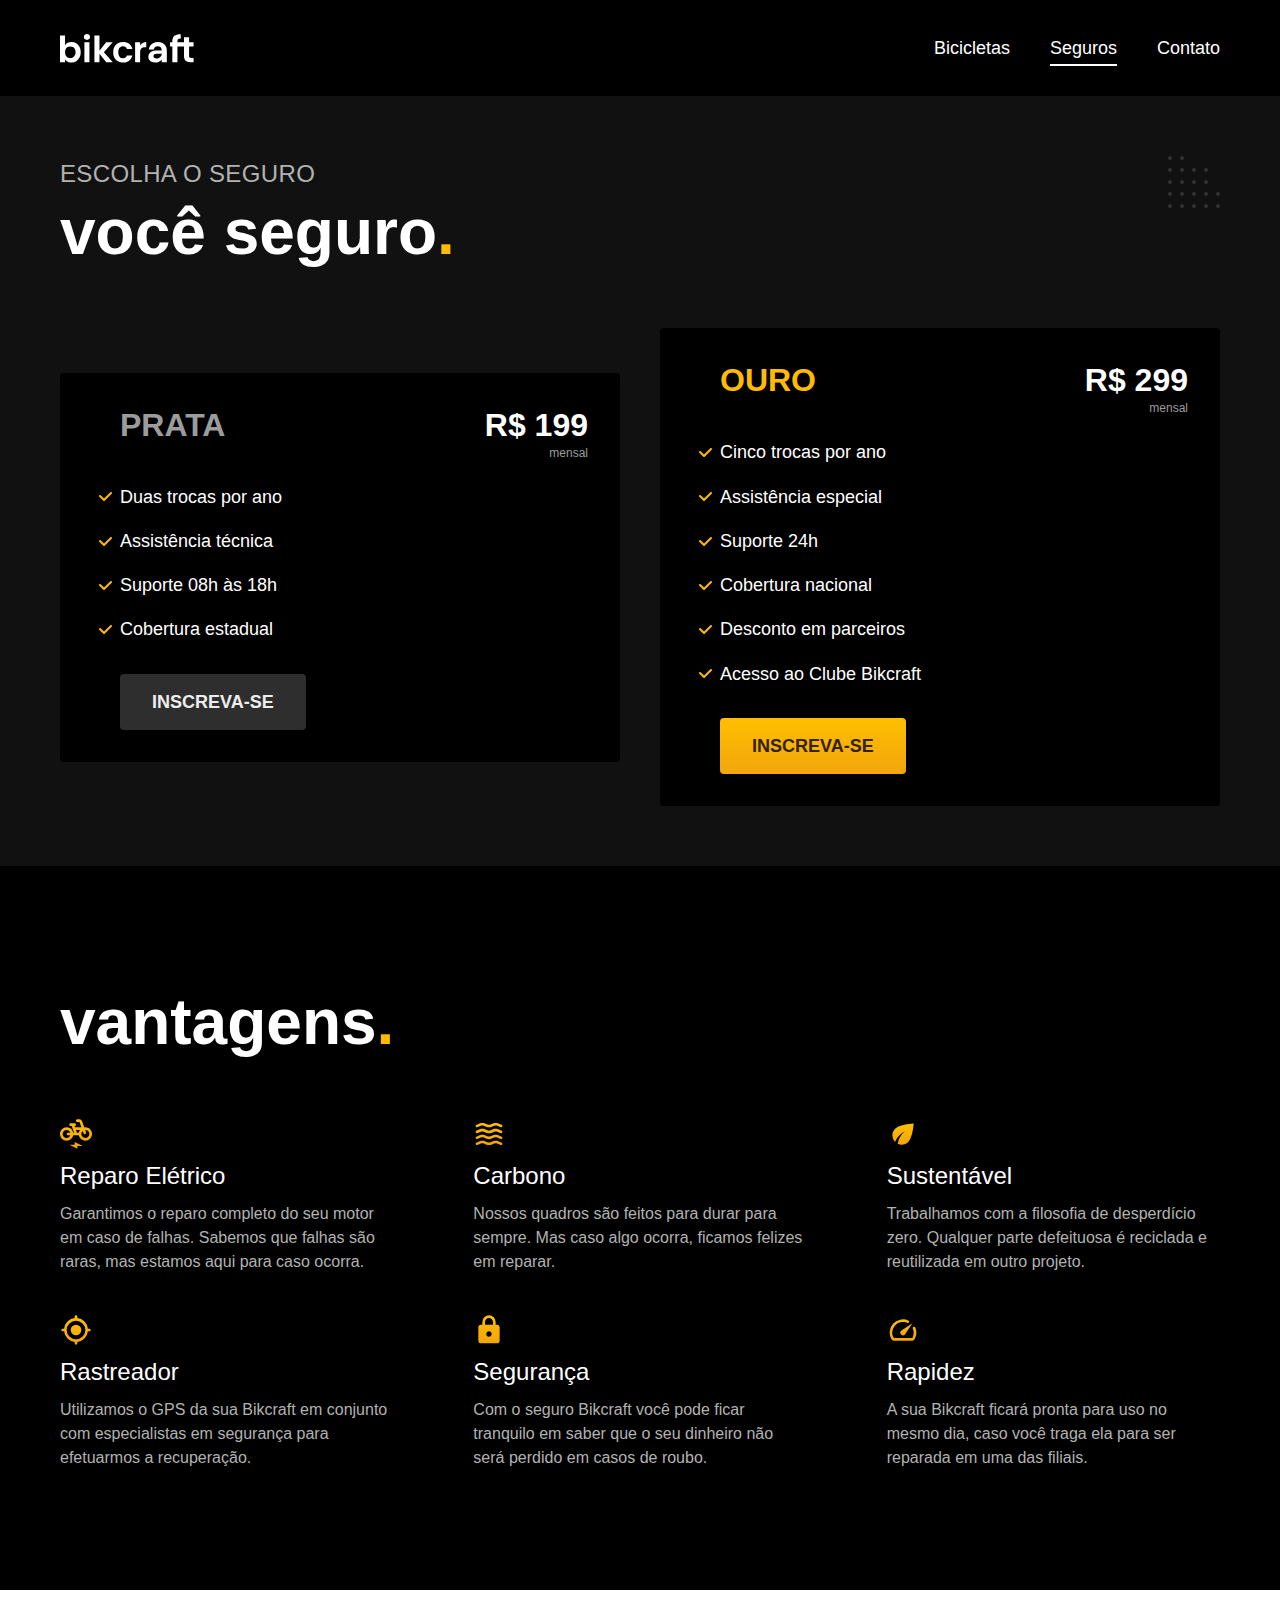
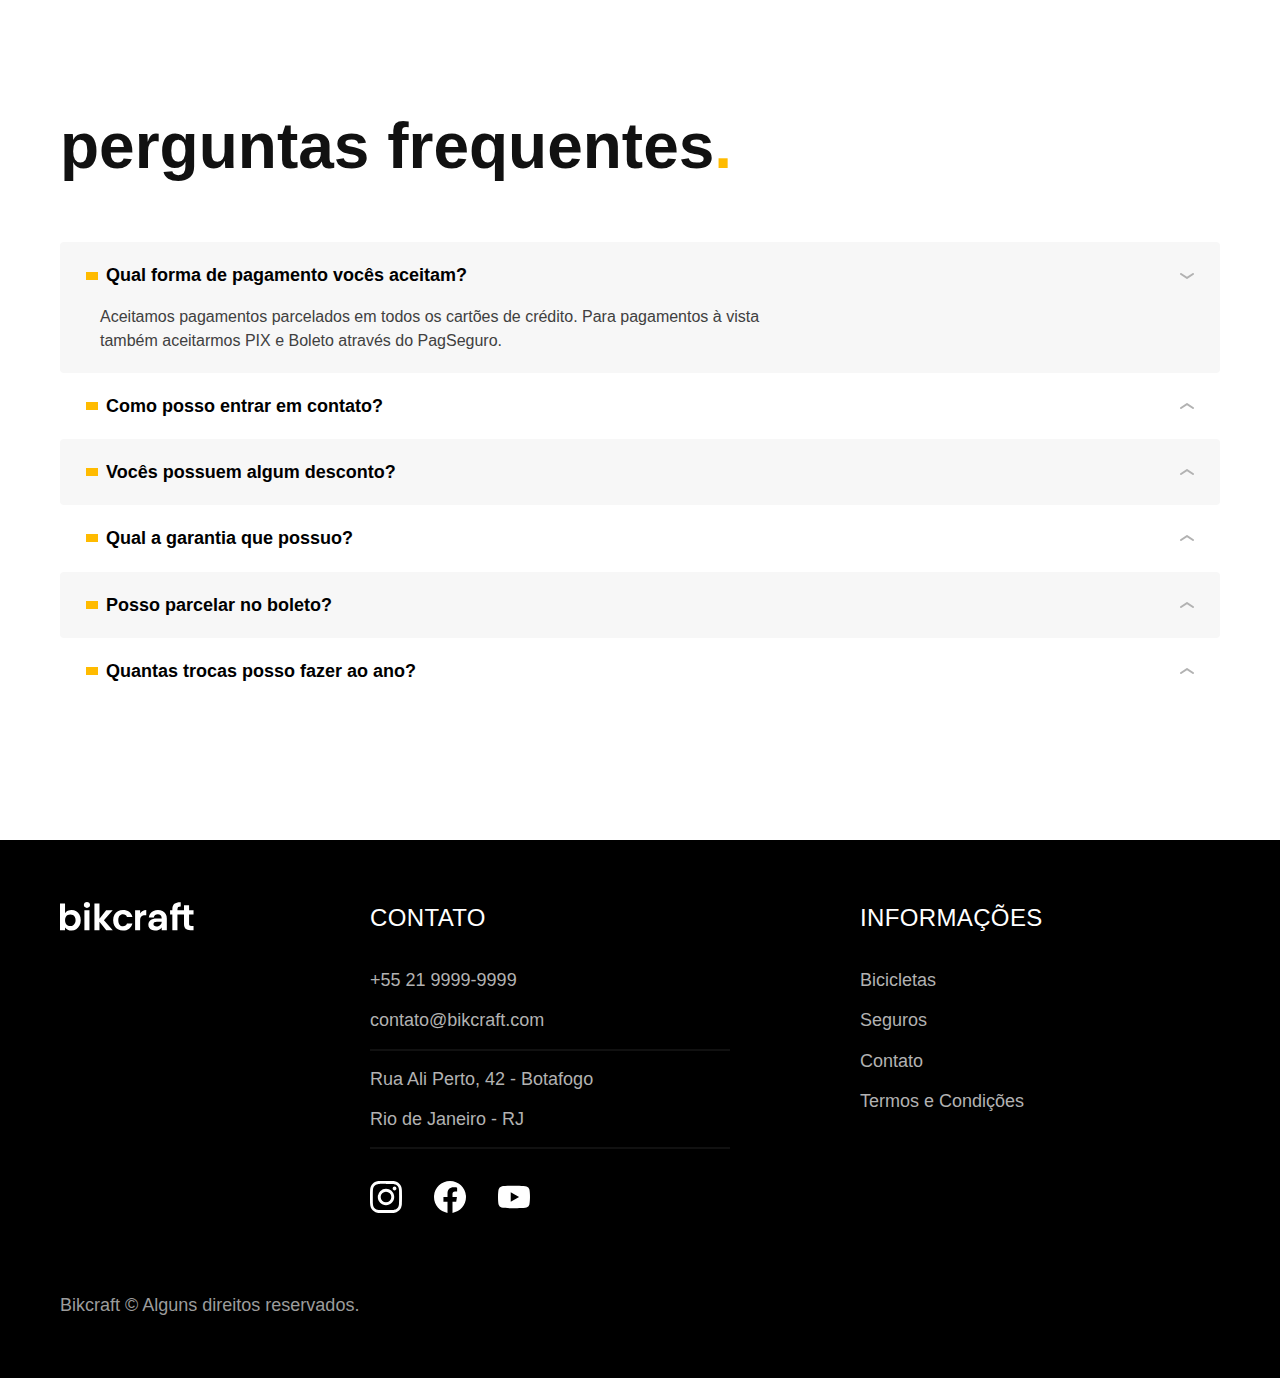
<file: seguros.html>
<!DOCTYPE html>
<html lang="pt-br">

<head>
  <meta charset="UTF-8">
  <meta name="viewport" content="width=device-width, initial-scale=1.0">

  <title>Seguros | Bikcraft</title>
  <meta name="description" content="Seguros.">

  <link rel="preload" href="./css/style.min.css" as="style">
  <link rel="stylesheet" href="./css/style.min.css">
</head>

<body id="seguros">
  <header class="header-bg">
    <div class="header container">
      <a href="./">
        <img src="./img/bikcraft.svg" alt="Bikcraft">
      </a>

      <nav aria-label="primaria">
        <ul class="header-menu font-1-m cor-0">
          <li><a href="./bicicletas.html">Bicicletas</a></li>
          <li><a href="./seguros.html">Seguros</a></li>
          <li><a href="./contato.html">Contato</a></li>
        </ul>
      </nav>
    </div>
  </header>

  <main class="seguros-bg">
    <div class="titulo-bg">
      <div class="titulo container">
        <p class="font-2-l-b cor-5">Escolha o seguro</p>
        <h1 class="font-1-xxl cor-0">você seguro<span class="cor-p1">.</span></h1>
      </div>
    </div>

    <div class="seguros container">

      <div class="seguros-item">
        <h3 class="font-1-xl cor-6">PRATA</h3>
        <span class="font-1-xl cor-0">R$ 199 <span class="font-1-xs cor-6">mensal</span></span>
        <ul class="font-2-m cor-0">
          <li>Duas trocas por ano</li>
          <li>Assistência técnica</li>
          <li>Suporte 08h às 18h</li>
          <li>Cobertura estadual</li>
        </ul>
        <a class="botao secundario" href="./orcamento.html?tipo=seguro&produto=prata">Inscreva-se</a>
      </div>

      <div class="seguros-item">
        <h3 class="font-1-xl cor-p1">OURO</h3>
        <span class="font-1-xl cor-0">R$ 299 <span class="font-1-xs cor-6">mensal</span></span>
        <ul class="font-2-m cor-0">
          <li>Cinco trocas por ano</li>
          <li>Assistência especial</li>
          <li>Suporte 24h</li>
          <li>Cobertura nacional</li>
          <li>Desconto em parceiros</li>
          <li>Acesso ao Clube Bikcraft</li>
        </ul>
        <a class="botao" href="./orcamento.html?tipo=seguro&produto=ouro">Inscreva-se</a>
      </div>
    </div>
  </main>

  <article class="vantagens-bg">
    <div class="vantagens container">
      <h2 class="font-1-xxl cor-0">vantagens<span class="cor-p1">.</span></h2>
      <ul>
        <li>
          <img src="./img/icones/eletrica.svg" alt="">
          <h3 class="font-1-l cor-0">Reparo Elétrico</h3>
          <p class="font-2-s cor-5">Garantimos o reparo completo do seu motor em caso de falhas. Sabemos que falhas são raras, mas estamos aqui para caso ocorra.</p>
        </li>
        <li>
          <img src="./img/icones/carbono.svg" alt="">
          <h3 class="font-1-l cor-0">Carbono</h3>
          <p class="font-2-s cor-5">Nossos quadros são feitos para durar para sempre. Mas caso algo ocorra, ficamos felizes em reparar.</p>
        </li>
        <li>
          <img src="./img/icones/sustentavel.svg" alt="">
          <h3 class="font-1-l cor-0">Sustentável</h3>
          <p class="font-2-s cor-5">Trabalhamos com a filosofia de desperdício zero. Qualquer parte defeituosa é reciclada e reutilizada em outro projeto.</p>
        </li>
        <li>
          <img src="./img/icones/rastreador.svg" alt="">
          <h3 class="font-1-l cor-0">Rastreador</h3>
          <p class="font-2-s cor-5">Utilizamos o GPS da sua Bikcraft em conjunto com especialistas em segurança para efetuarmos a recuperação.</p>
        </li>
        <li>
          <img src="./img/icones/seguro.svg" alt="">
          <h3 class="font-1-l cor-0">Segurança</h3>
          <p class="font-2-s cor-5">Com o seguro Bikcraft você pode ficar tranquilo em saber que o seu dinheiro não será perdido em casos de roubo.</p>
        </li>
        <li>
          <img src="./img/icones/velocidade.svg" alt="">
          <h3 class="font-1-l cor-0">Rapidez</h3>
          <p class="font-2-s cor-5">A sua Bikcraft ficará pronta para uso no mesmo dia, caso você traga ela para ser reparada em uma das filiais.</p>
        </li>
      </ul>
    </div>
  </article>

  <article class="perguntas container">
    <h2 class="font-1-xxl">perguntas frequentes<span class="cor-p1">.</span></h2>

    <dl>
      <div>
        <dt><button class="font-1-m-b" aria-controls="pergunta1" aria-expanded="true">Qual forma de pagamento vocês aceitam?</button></dt>
        <dd id="pergunta1" class="font-2-s cor-9 ativa">Aceitamos pagamentos parcelados em todos os cartões de crédito. Para pagamentos à vista também aceitarmos PIX e Boleto através do PagSeguro.</dd>
      </div>
      <div>
        <dt><button class="font-1-m-b" aria-controls="pergunta2" aria-expanded="false">Como posso entrar em contato?</button></dt>
        <dd id="pergunta2" class="font-2-s cor-9">Aceitamos pagamentos parcelados em todos os cartões de crédito. Para pagamentos à vista também aceitarmos PIX e Boleto através do PagSeguro.</dd>
      </div>
      <div>
        <dt><button class="font-1-m-b" aria-controls="pergunta3" aria-expanded="false">Vocês possuem algum desconto?</button></dt>
        <dd id="pergunta3" class="font-2-s cor-9">Aceitamos pagamentos parcelados em todos os cartões de crédito. Para pagamentos à vista também aceitarmos PIX e Boleto através do PagSeguro.</dd>
      </div>
      <div>
        <dt><button class="font-1-m-b" aria-controls="pergunta4" aria-expanded="false">Qual a garantia que possuo?</button></dt>
        <dd id="pergunta4" class="font-2-s cor-9">Aceitamos pagamentos parcelados em todos os cartões de crédito. Para pagamentos à vista também aceitarmos PIX e Boleto através do PagSeguro.</dd>
      </div>
      <div>
        <dt><button class="font-1-m-b" aria-controls="pergunta5" aria-expanded="false">Posso parcelar no boleto?</button></dt>
        <dd id="pergunta5" class="font-2-s cor-9">Aceitamos pagamentos parcelados em todos os cartões de crédito. Para pagamentos à vista também aceitarmos PIX e Boleto através do PagSeguro.</dd>
      </div>
      <div>
        <dt><button class="font-1-m-b" aria-controls="pergunta6" aria-expanded="false">Quantas trocas posso fazer ao ano?</button></dt>
        <dd id="pergunta6" class="font-2-s cor-9">Aceitamos pagamentos parcelados em todos os cartões de crédito. Para pagamentos à vista também aceitarmos PIX e Boleto através do PagSeguro.</dd>
      </div>
    </dl>
  </article>

  <footer class="footer-bg">
    <div class="footer container">
      <img src="./img/bikcraft.svg" alt="Bikcraft">
      <div class="footer-contato">
        <h3 class="font-2-l-b cor-0">Contato</h3>
        <ul class="font-2-m cor-5">
          <li><a href="tel:+552199999999">+55 21 9999-9999</a></li>
          <li><a href="mailto:contato@bikcraft.com">contato@bikcraft.com</a></li>
          <li>Rua Ali Perto, 42 - Botafogo</li>
          <li>Rio de Janeiro - RJ</li>
        </ul>
        <div class="footer-redes">
          <a href="./">
            <img src="./img/redes/instagram.svg" alt="Instagram">
          </a>
          <a href="./">
            <img src="./img/redes/facebook.svg" alt="Facebook">
          </a>
          <a href="./">
            <img src="./img/redes/youtube.svg" alt="Youtube">
          </a>
        </div>
      </div>
      <div class="footer-informacoes">
        <h3 class="font-2-l-b cor-0">Informações</h3>
        <nav>
          <ul class="font-1-m cor-5">
            <li><a href="./bicicletas.html">Bicicletas</a></li>
            <li><a href="./seguros.html">Seguros</a></li>
            <li><a href="./contato.html">Contato</a></li>
            <li><a href="./termos.html">Termos e Condições</a></li>
          </ul>
        </nav>
      </div>
      <p class="footer-copy font-2-m cor-6">Bikcraft © Alguns direitos reservados.</p>
    </div>
  </footer>
  <script src="./js/script.js"></script>
</body>

</html>
</file>
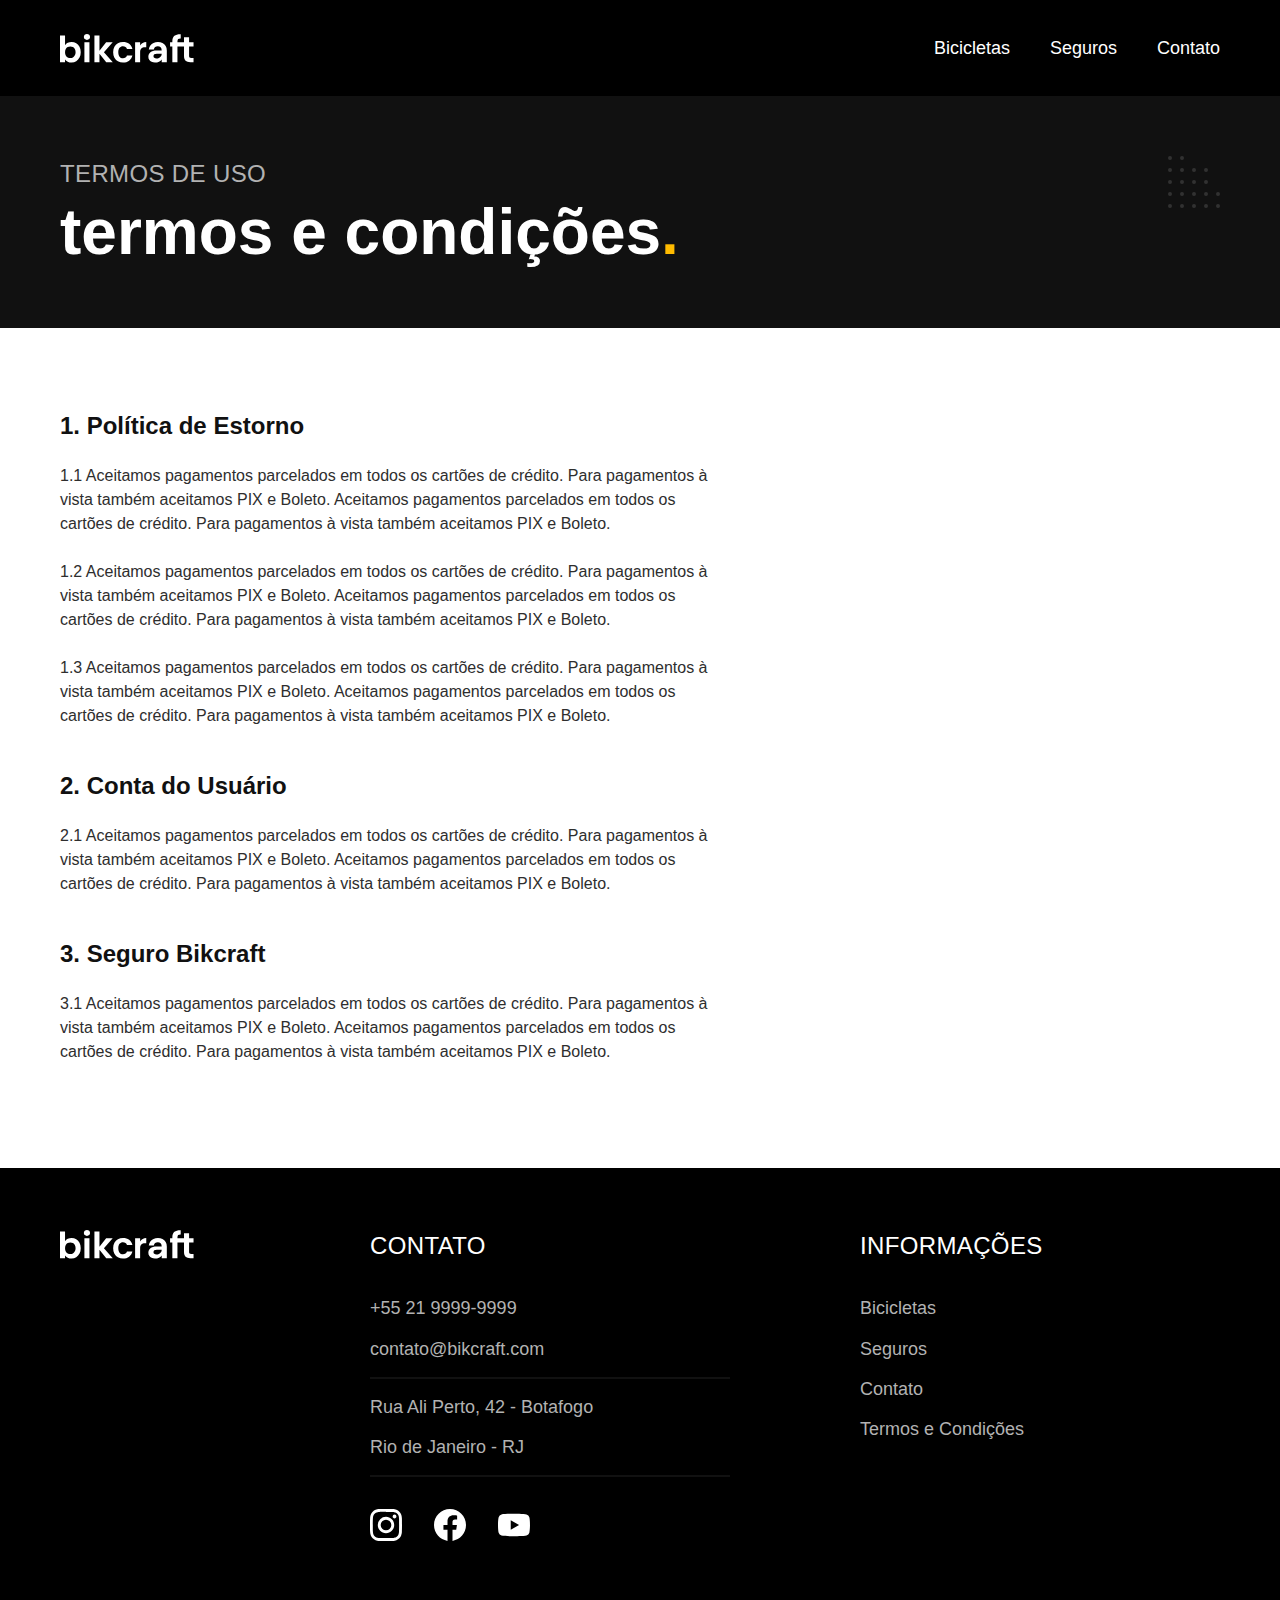
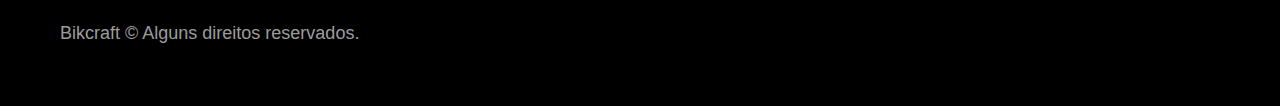
<file: termos.html>
<!DOCTYPE html>
<html lang="pt-br">

<head>
  <meta charset="UTF-8">
  <meta name="viewport" content="width=device-width, initial-scale=1.0">

  <title>Termos e Condições | Bikcraft</title>
  <meta name="description" content="Termos e condições.">

  <link rel="preload" href="./css/style.min.css" as="style">
  <link rel="stylesheet" href="./css/style.min.css">
</head>

<body id="termos">
  <header class="header-bg">
    <div class="header container">
      <a href="./">
        <img src="./img/bikcraft.svg" alt="Bikcraft">
      </a>

      <nav aria-label="primaria">
        <ul class="header-menu font-1-m cor-0">
          <li><a href="./bicicletas.html">Bicicletas</a></li>
          <li><a href="./seguros.html">Seguros</a></li>
          <li><a href="./contato.html">Contato</a></li>
        </ul>
      </nav>
    </div>
  </header>

  <main>
    <div class="titulo-bg">
      <div class="titulo container">
        <p class="font-2-l-b cor-5">Termos de uso</p>
        <h1 class="font-1-xxl cor-0">termos e condições<span class="cor-p1">.</span></h1>
      </div>
    </div>

    <div class="termos font-2-s cor-10 container">
      <h2 class="font-1-l cor-11">1. Política de Estorno</h2>
      <p>1.1 Aceitamos pagamentos parcelados em todos os cartões de crédito. Para pagamentos à vista também aceitamos PIX e Boleto. Aceitamos pagamentos parcelados em todos os cartões de crédito. Para pagamentos à vista também aceitamos PIX e Boleto.</p>
      <p>1.2 Aceitamos pagamentos parcelados em todos os cartões de crédito. Para pagamentos à vista também aceitamos PIX e Boleto. Aceitamos pagamentos parcelados em todos os cartões de crédito. Para pagamentos à vista também aceitamos PIX e Boleto.</p>
      <p>1.3 Aceitamos pagamentos parcelados em todos os cartões de crédito. Para pagamentos à vista também aceitamos PIX e Boleto. Aceitamos pagamentos parcelados em todos os cartões de crédito. Para pagamentos à vista também aceitamos PIX e Boleto.</p>
      <h2 class="font-1-l cor-11">2. Conta do Usuário</h2>
      <p>2.1 Aceitamos pagamentos parcelados em todos os cartões de crédito. Para pagamentos à vista também aceitamos PIX e Boleto. Aceitamos pagamentos parcelados em todos os cartões de crédito. Para pagamentos à vista também aceitamos PIX e Boleto.</p>
      <h2 class="font-1-l cor-11">3. Seguro Bikcraft</h2>
      <p>3.1 Aceitamos pagamentos parcelados em todos os cartões de crédito. Para pagamentos à vista também aceitamos PIX e Boleto. Aceitamos pagamentos parcelados em todos os cartões de crédito. Para pagamentos à vista também aceitamos PIX e Boleto.</p>
    </div>
  </main>

  <footer class="footer-bg">
    <div class="footer container">
      <img src="./img/bikcraft.svg" alt="Bikcraft">
      <div class="footer-contato">
        <h3 class="font-2-l-b cor-0">Contato</h3>
        <ul class="font-2-m cor-5">
          <li><a href="tel:+552199999999">+55 21 9999-9999</a></li>
          <li><a href="mailto:contato@bikcraft.com">contato@bikcraft.com</a></li>
          <li>Rua Ali Perto, 42 - Botafogo</li>
          <li>Rio de Janeiro - RJ</li>
        </ul>
        <div class="footer-redes">
          <a href="./">
            <img src="./img/redes/instagram.svg" alt="Instagram">
          </a>
          <a href="./">
            <img src="./img/redes/facebook.svg" alt="Facebook">
          </a>
          <a href="./">
            <img src="./img/redes/youtube.svg" alt="Youtube">
          </a>
        </div>
      </div>
      <div class="footer-informacoes">
        <h3 class="font-2-l-b cor-0">Informações</h3>
        <nav>
          <ul class="font-1-m cor-5">
            <li><a href="./bicicletas.html">Bicicletas</a></li>
            <li><a href="./seguros.html">Seguros</a></li>
            <li><a href="./contato.html">Contato</a></li>
            <li><a href="./termos.html">Termos e Condições</a></li>
          </ul>
        </nav>
      </div>
      <p class="footer-copy font-2-m cor-6">Bikcraft © Alguns direitos reservados.</p>
    </div>
  </footer>
  <script src="./js/script.js"></script>
</body>

</html>
</file>
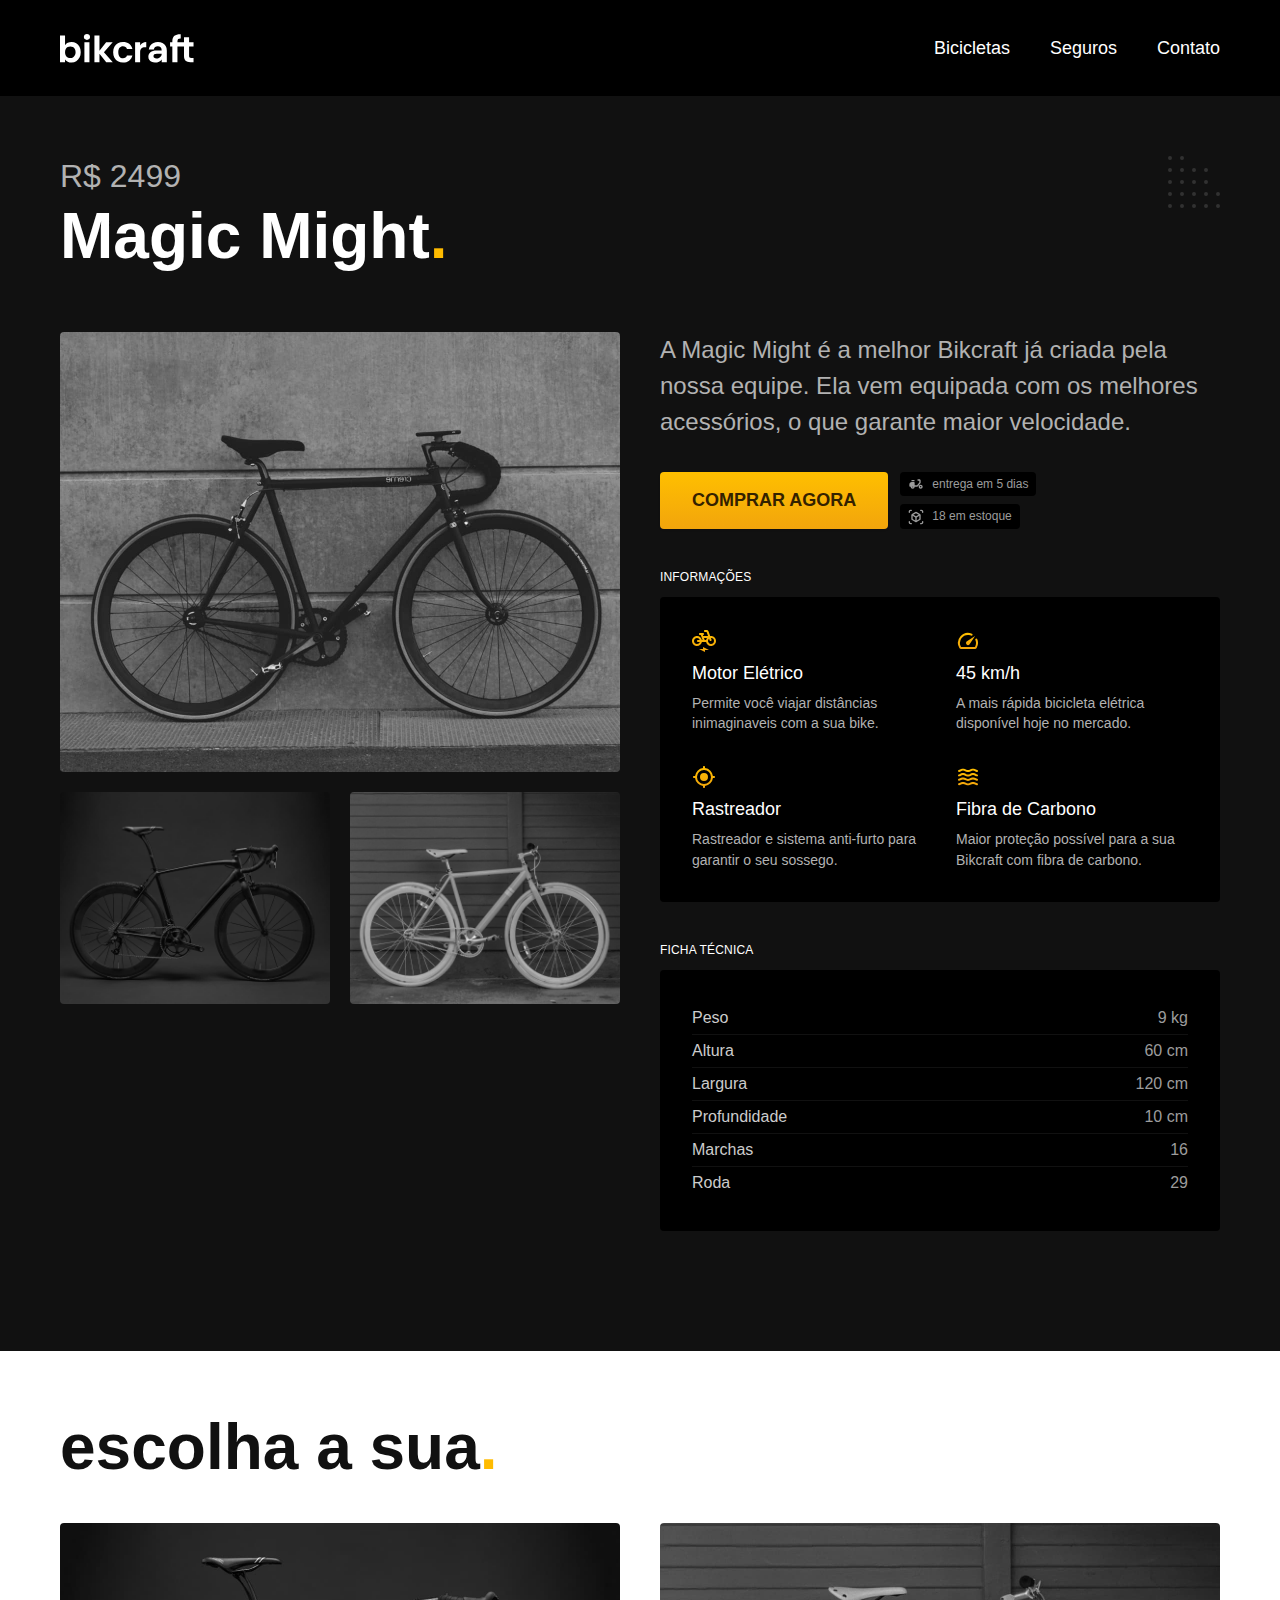
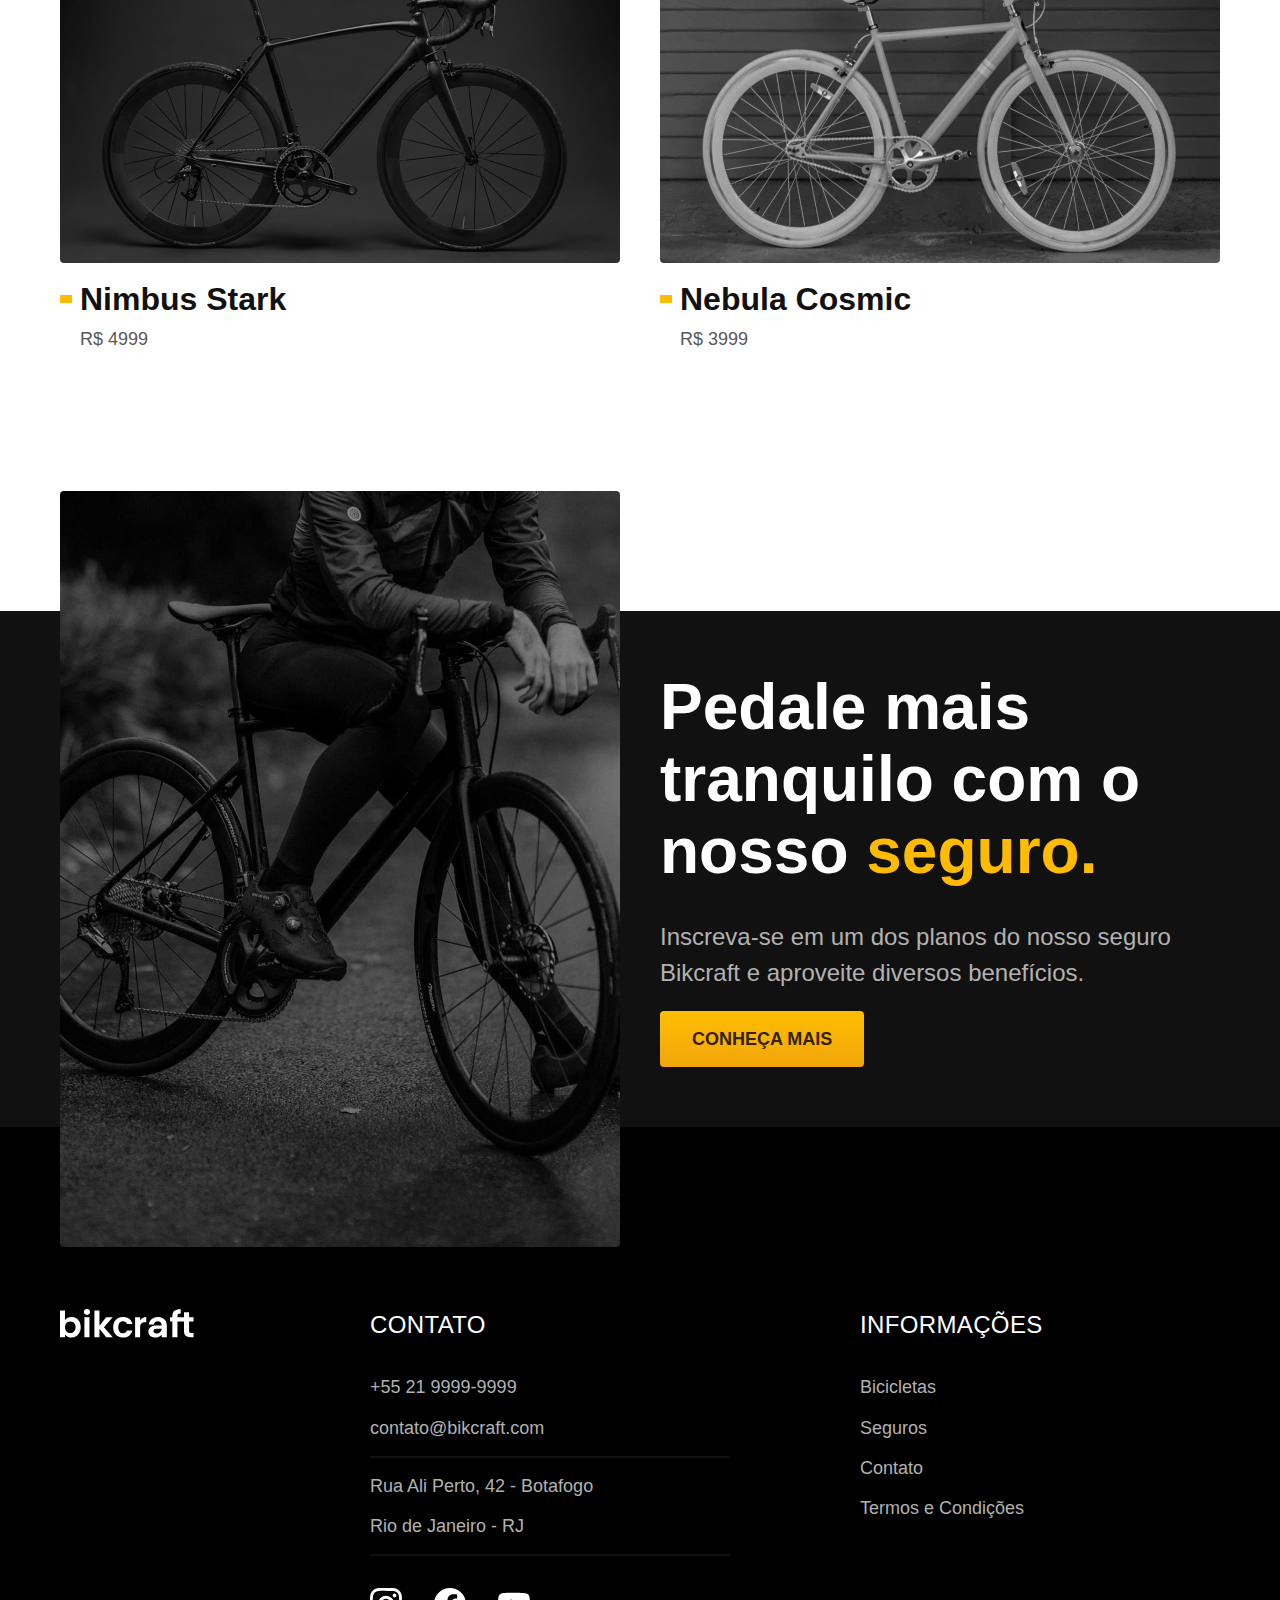
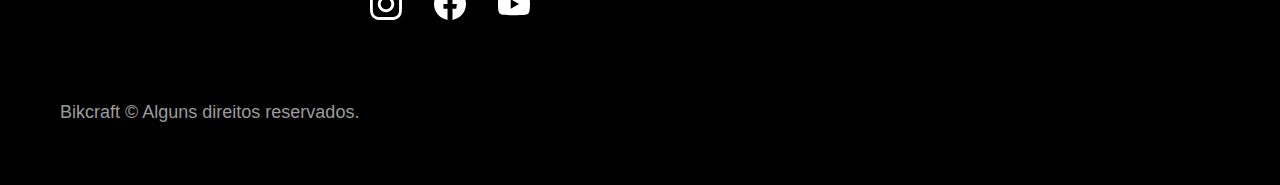
<file: bicicletas/magic.html>
<!DOCTYPE html>
<html lang="pt-br">

<head>
  <meta charset="UTF-8">
  <meta name="viewport" content="width=device-width, initial-scale=1.0">

  <title>Magic | Bikcraft</title>
  <meta name="description" content="Magic.">

  <link rel="preload" href="../css/style.min.css" as="style">
  <link rel="stylesheet" href="../css/style.min.css">
</head>

<body id="bicicleta">
  <header class="header-bg">
    <div class="header container">
      <a href="../">
        <img src="../img/bikcraft.svg" alt="Bikcraft">
      </a>

      <nav aria-label="primaria">
        <ul class="header-menu font-1-m cor-0">
          <li><a href="../bicicletas.html">Bicicletas</a></li>
          <li><a href="../seguros.html">Seguros</a></li>
          <li><a href="../contato.html">Contato</a></li>
        </ul>
      </nav>
    </div>
  </header>

  <main class="titulo-bg">
    <div>
      <div class="titulo container">
        <p class="font-2-xl cor-5">R$ 2499</p>
        <h1 class="font-1-xxl cor-0">Magic Might<span class="cor-p1">.</span></h1>
      </div>
    </div>
    <div class="bicicleta container">
      <div class="bicicleta-imagens">
        <img src="../img/bicicleta/nimbus2.jpg" alt="">
        <img src="../img/bicicleta/nimbus1.jpg" alt="">
        <img src="../img/bicicleta/nimbus3.jpg" alt="">
      </div>
      <div class="bicicleta-conteudo">
        <p class="font-2-l cor-5">A Magic Might é a melhor Bikcraft já criada pela nossa equipe. Ela vem equipada com os melhores acessórios, o que garante maior velocidade.</p>
        <div class="bicicleta-comprar">
          <a class="botao" href="../orcamento.html?tipo=bikcraft&produto=magic">Comprar Agora</a>
          <span class="font-1-xs cor-6"><img src="../img/icones/entrega.svg" alt=""> entrega em 5 dias</span>
          <span class="font-1-xs cor-6"><img src="../img/icones/estoque.svg" alt=""> 18 em estoque</span>
        </div>

        <h2 class="font-1-xs cor-0">Informações</h2>
        <ul class="bicicleta-informacoes">
          <li>
            <img src="../img/icones/eletrica.svg" alt="">
            <h3 class="font-1-m cor-0">Motor Elétrico</h3>
            <p class="font-2-xs cor-5">Permite você viajar distâncias inimaginaveis com a sua bike.</p>
          </li>
          <li>
            <img src="../img/icones/velocidade.svg" alt="">
            <h3 class="font-1-m cor-0">45 km/h</h3>
            <p class="font-2-xs cor-5">A mais rápida bicicleta elétrica disponível hoje no mercado.</p>
          </li>
          <li>
            <img src="../img/icones/rastreador.svg" alt="">
            <h3 class="font-1-m cor-0">Rastreador</h3>
            <p class="font-2-xs cor-5">Rastreador e sistema anti-furto para garantir o seu sossego.</p>
          </li>
          <li>
            <img src="../img/icones/carbono.svg" alt="">
            <h3 class="font-1-m cor-0">Fibra de Carbono</h3>
            <p class="font-2-xs cor-5">Maior proteção possível para a sua Bikcraft com fibra de carbono.</p>
          </li>
        </ul>
        <h2 class="font-1-xs cor-0">Ficha Técnica</h2>
        <ul class="bicicleta-ficha font-2-s cor-4">
          <li>Peso <span>9 kg</span></li>
          <li>Altura <span>60 cm</span></li>
          <li>Largura <span>120 cm</span></li>
          <li>Profundidade <span>10 cm</span></li>
          <li>Marchas <span>16</span></li>
          <li>Roda <span>29</span></li>
        </ul>
      </div>
    </div>
  </main>

  <article class="bicicletas-lista container">
    <h2 class="font-1-xxl">escolha a sua<span class="cor-p1">.</span></h2>

    <ul>
      <li>
        <a href="./nimbus.html">
          <img src="../img/bicicletas/nimbus.jpg" alt="Bicicleta preta">
          <h3 class="font-1-xl">Nimbus Stark</h3>
          <span class="font-2-m cor-8">R$ 4999</span>
        </a>
      </li>
      <li>
        <a href="./nebula.html">
          <img src="../img/bicicletas/nebula.jpg" alt="Bicicleta preta">
          <h3 class="font-1-xl">Nebula Cosmic</h3>
          <span class="font-2-m cor-8">R$ 3999</span>
        </a>
      </li>
    </ul>
  </article>

  <article class="seguro-bg">
    <div class="seguro container">
      <div class="seguro-imagem">
        <img src="../img/fotos/seguros.jpg" alt="Pessoa parada em cima de uma bicicleta.">
      </div>
      <div class="seguro-conteudo">
        <h2 class="font-1-xxl cor-0">Pedale mais tranquilo com o nosso <span class="cor-p1">seguro.</span></h2>
        <p class="font-2-l cor-5">Inscreva-se em um dos planos do nosso seguro Bikcraft e aproveite diversos benefícios.</p>
        <a class="botao" href="../seguros.html">Conheça Mais</a>
      </div>
    </div>
  </article>

  <footer class="footer-bg">
    <div class="footer container">
      <img src="../img/bikcraft.svg" alt="Bikcraft">
      <div class="footer-contato">
        <h3 class="font-2-l-b cor-0">Contato</h3>
        <ul class="font-2-m cor-5">
          <li><a href="tel:+552199999999">+55 21 9999-9999</a></li>
          <li><a href="mailto:contato@bikcraft.com">contato@bikcraft.com</a></li>
          <li>Rua Ali Perto, 42 - Botafogo</li>
          <li>Rio de Janeiro - RJ</li>
        </ul>
        <div class="footer-redes">
          <a href="../">
            <img src="../img/redes/instagram.svg" alt="Instagram">
          </a>
          <a href="../">
            <img src="../img/redes/facebook.svg" alt="Facebook">
          </a>
          <a href="../">
            <img src="../img/redes/youtube.svg" alt="Youtube">
          </a>
        </div>
      </div>
      <div class="footer-informacoes">
        <h3 class="font-2-l-b cor-0">Informações</h3>
        <nav>
          <ul class="font-1-m cor-5">
            <li><a href="../bicicletas.html">Bicicletas</a></li>
            <li><a href="../seguros.html">Seguros</a></li>
            <li><a href="../contato.html">Contato</a></li>
            <li><a href="../termos.html">Termos e Condições</a></li>
          </ul>
        </nav>
      </div>
      <p class="footer-copy font-2-m cor-6">Bikcraft © Alguns direitos reservados.</p>
    </div>
  </footer>
  <script src="../js/script.js"></script>
</body>

</html>
</file>
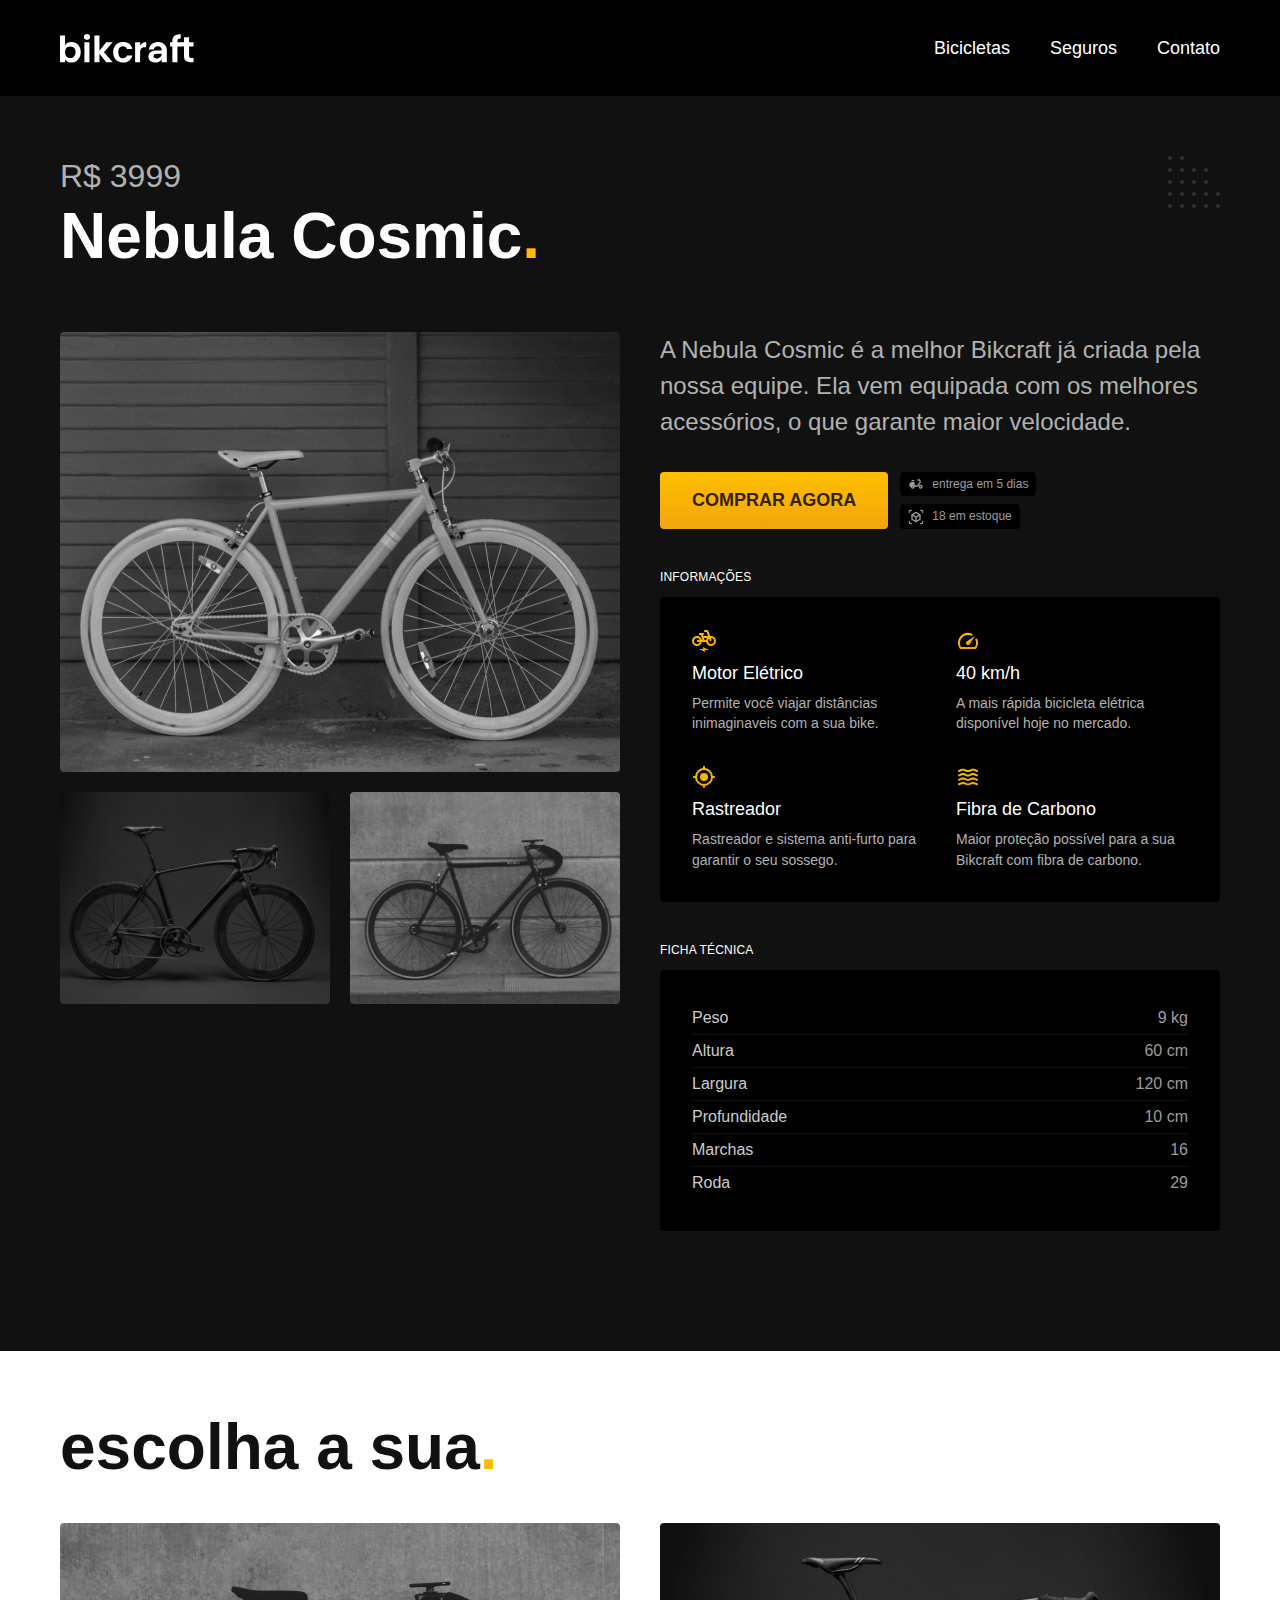
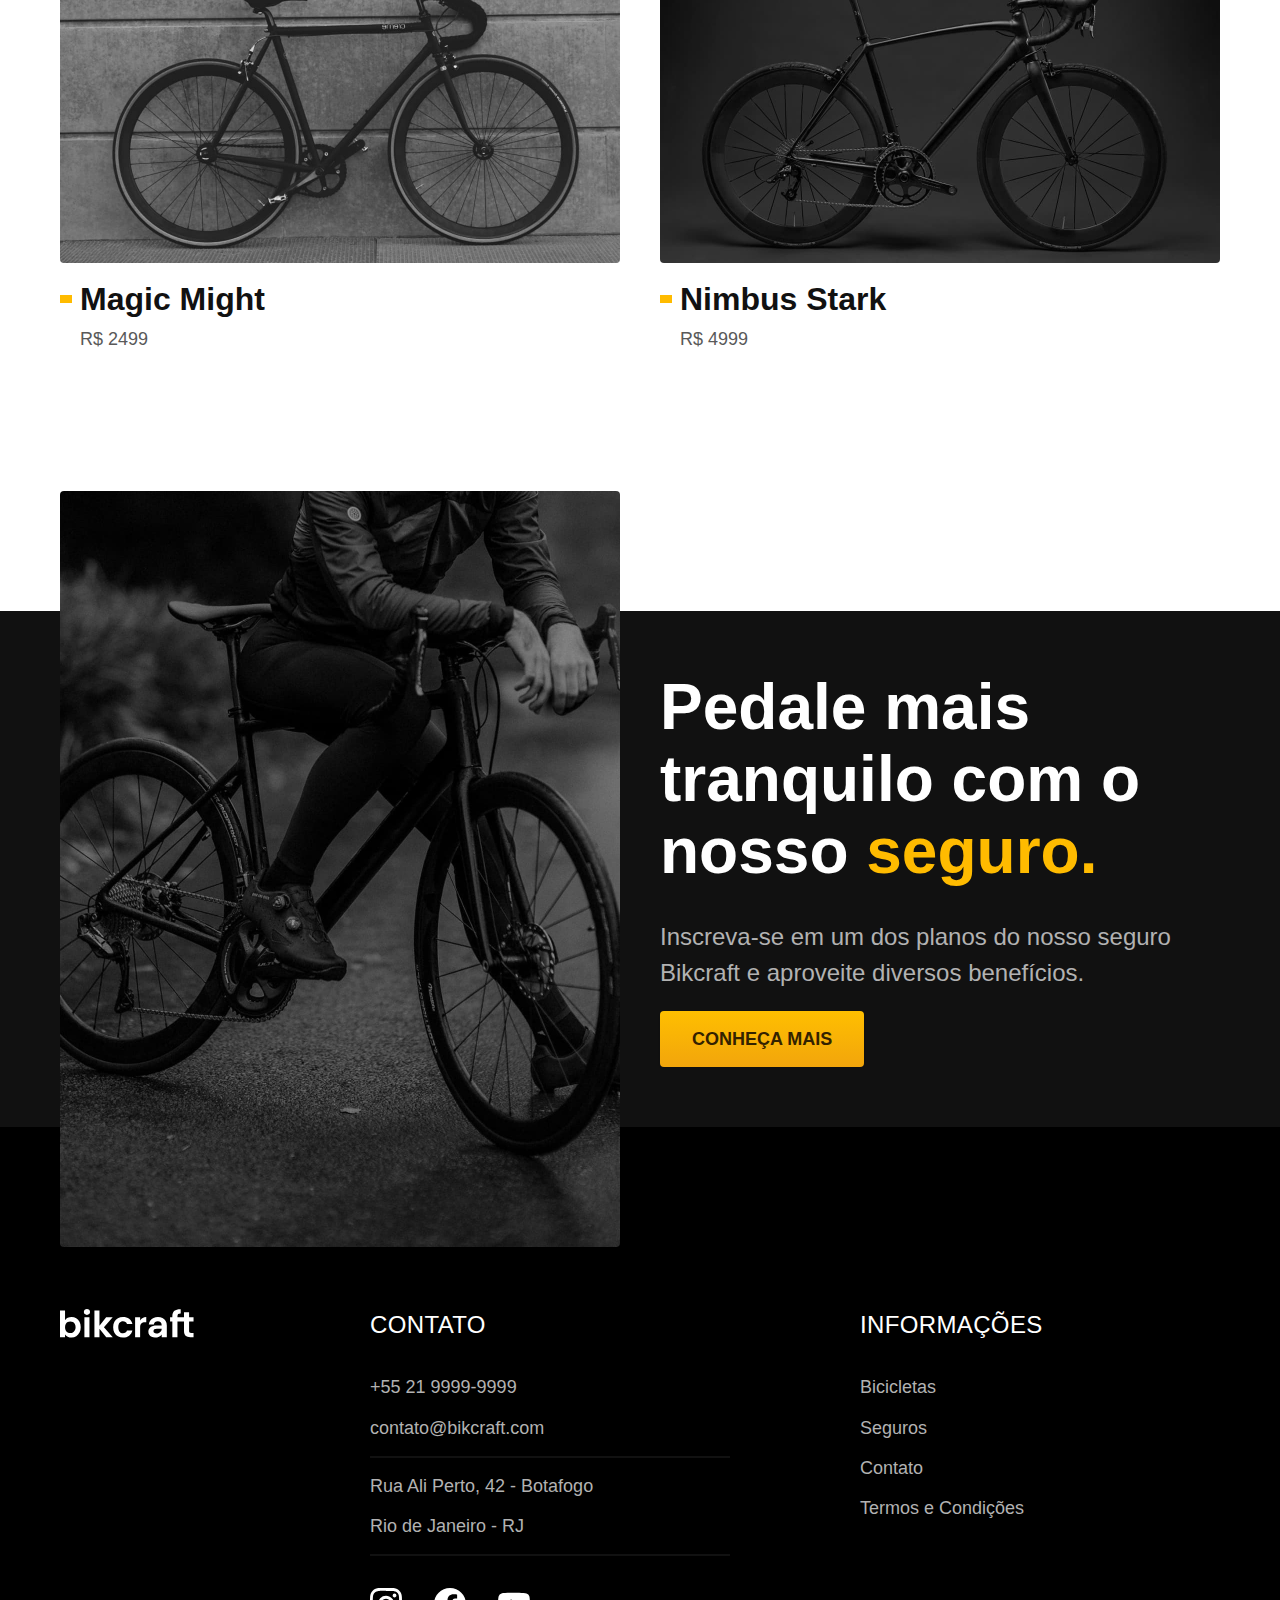
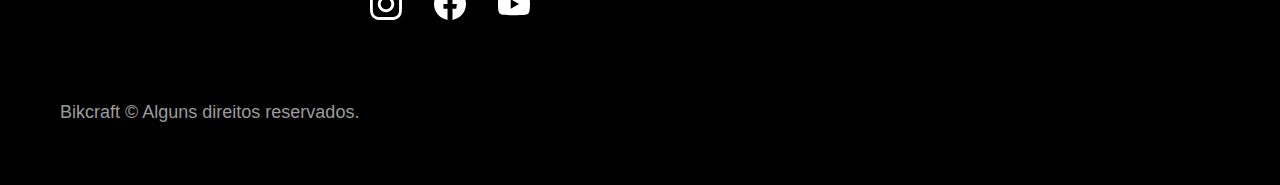
<file: bicicletas/nebula.html>
<!DOCTYPE html>
<html lang="pt-br">

<head>
  <meta charset="UTF-8">
  <meta name="viewport" content="width=device-width, initial-scale=1.0">

  <title>Nebula | Bikcraft</title>
  <meta name="description" content="Nebula.">

  <link rel="preload" href="../css/style.min.css" as="style">
  <link rel="stylesheet" href="../css/style.min.css">
</head>

<body id="bicicleta">
  <header class="header-bg">
    <div class="header container">
      <a href="../">
        <img src="../img/bikcraft.svg" alt="Bikcraft">
      </a>

      <nav aria-label="primaria">
        <ul class="header-menu font-1-m cor-0">
          <li><a href="../bicicletas.html">Bicicletas</a></li>
          <li><a href="../seguros.html">Seguros</a></li>
          <li><a href="../contato.html">Contato</a></li>
        </ul>
      </nav>
    </div>
  </header>

  <main class="titulo-bg">
    <div>
      <div class="titulo container">
        <p class="font-2-xl cor-5">R$ 3999</p>
        <h1 class="font-1-xxl cor-0">Nebula Cosmic<span class="cor-p1">.</span></h1>
      </div>
    </div>
    <div class="bicicleta container">
      <div class="bicicleta-imagens">
        <img src="../img/bicicleta/nimbus3.jpg" alt="">
        <img src="../img/bicicleta/nimbus1.jpg" alt="">
        <img src="../img/bicicleta/nimbus2.jpg" alt="">
      </div>
      <div class="bicicleta-conteudo">
        <p class="font-2-l cor-5">A Nebula Cosmic é a melhor Bikcraft já criada pela nossa equipe. Ela vem equipada com os melhores acessórios, o que garante maior velocidade.</p>
        <div class="bicicleta-comprar">
          <a class="botao" href="../orcamento.html?tipo=bikcraft&produto=nebula">Comprar Agora</a>
          <span class="font-1-xs cor-6"><img src="../img/icones/entrega.svg" alt=""> entrega em 5 dias</span>
          <span class="font-1-xs cor-6"><img src="../img/icones/estoque.svg" alt=""> 18 em estoque</span>
        </div>

        <h2 class="font-1-xs cor-0">Informações</h2>
        <ul class="bicicleta-informacoes">
          <li>
            <img src="../img/icones/eletrica.svg" alt="">
            <h3 class="font-1-m cor-0">Motor Elétrico</h3>
            <p class="font-2-xs cor-5">Permite você viajar distâncias inimaginaveis com a sua bike.</p>
          </li>
          <li>
            <img src="../img/icones/velocidade.svg" alt="">
            <h3 class="font-1-m cor-0">40 km/h</h3>
            <p class="font-2-xs cor-5">A mais rápida bicicleta elétrica disponível hoje no mercado.</p>
          </li>
          <li>
            <img src="../img/icones/rastreador.svg" alt="">
            <h3 class="font-1-m cor-0">Rastreador</h3>
            <p class="font-2-xs cor-5">Rastreador e sistema anti-furto para garantir o seu sossego.</p>
          </li>
          <li>
            <img src="../img/icones/carbono.svg" alt="">
            <h3 class="font-1-m cor-0">Fibra de Carbono</h3>
            <p class="font-2-xs cor-5">Maior proteção possível para a sua Bikcraft com fibra de carbono.</p>
          </li>
        </ul>
        <h2 class="font-1-xs cor-0">Ficha Técnica</h2>
        <ul class="bicicleta-ficha font-2-s cor-4">
          <li>Peso <span>9 kg</span></li>
          <li>Altura <span>60 cm</span></li>
          <li>Largura <span>120 cm</span></li>
          <li>Profundidade <span>10 cm</span></li>
          <li>Marchas <span>16</span></li>
          <li>Roda <span>29</span></li>
        </ul>
      </div>
    </div>
  </main>

  <article class="bicicletas-lista container">
    <h2 class="font-1-xxl">escolha a sua<span class="cor-p1">.</span></h2>

    <ul>
      <li>
        <a href="./magic.html">
          <img src="../img/bicicletas/magic.jpg" alt="Bicicleta preta">
          <h3 class="font-1-xl">Magic Might</h3>
          <span class="font-2-m cor-8">R$ 2499</span>
        </a>
      </li>
      <li>
        <a href="./nimbus.html">
          <img src="../img/bicicletas/nimbus.jpg" alt="Bicicleta preta">
          <h3 class="font-1-xl">Nimbus Stark</h3>
          <span class="font-2-m cor-8">R$ 4999</span>
        </a>
      </li>
    </ul>
  </article>

  <article class="seguro-bg">
    <div class="seguro container">
      <div class="seguro-imagem">
        <img src="../img/fotos/seguros.jpg" alt="Pessoa parada em cima de uma bicicleta.">
      </div>
      <div class="seguro-conteudo">
        <h2 class="font-1-xxl cor-0">Pedale mais tranquilo com o nosso <span class="cor-p1">seguro.</span></h2>
        <p class="font-2-l cor-5">Inscreva-se em um dos planos do nosso seguro Bikcraft e aproveite diversos benefícios.</p>
        <a class="botao" href="../seguros.html">Conheça Mais</a>
      </div>
    </div>
  </article>

  <footer class="footer-bg">
    <div class="footer container">
      <img src="../img/bikcraft.svg" alt="Bikcraft">
      <div class="footer-contato">
        <h3 class="font-2-l-b cor-0">Contato</h3>
        <ul class="font-2-m cor-5">
          <li><a href="tel:+552199999999">+55 21 9999-9999</a></li>
          <li><a href="mailto:contato@bikcraft.com">contato@bikcraft.com</a></li>
          <li>Rua Ali Perto, 42 - Botafogo</li>
          <li>Rio de Janeiro - RJ</li>
        </ul>
        <div class="footer-redes">
          <a href="../">
            <img src="../img/redes/instagram.svg" alt="Instagram">
          </a>
          <a href="../">
            <img src="../img/redes/facebook.svg" alt="Facebook">
          </a>
          <a href="../">
            <img src="../img/redes/youtube.svg" alt="Youtube">
          </a>
        </div>
      </div>
      <div class="footer-informacoes">
        <h3 class="font-2-l-b cor-0">Informações</h3>
        <nav>
          <ul class="font-1-m cor-5">
            <li><a href="../bicicletas.html">Bicicletas</a></li>
            <li><a href="../seguros.html">Seguros</a></li>
            <li><a href="../contato.html">Contato</a></li>
            <li><a href="../termos.html">Termos e Condições</a></li>
          </ul>
        </nav>
      </div>
      <p class="footer-copy font-2-m cor-6">Bikcraft © Alguns direitos reservados.</p>
    </div>
  </footer>
  <script src="../js/script.js"></script>
</body>

</html>
</file>
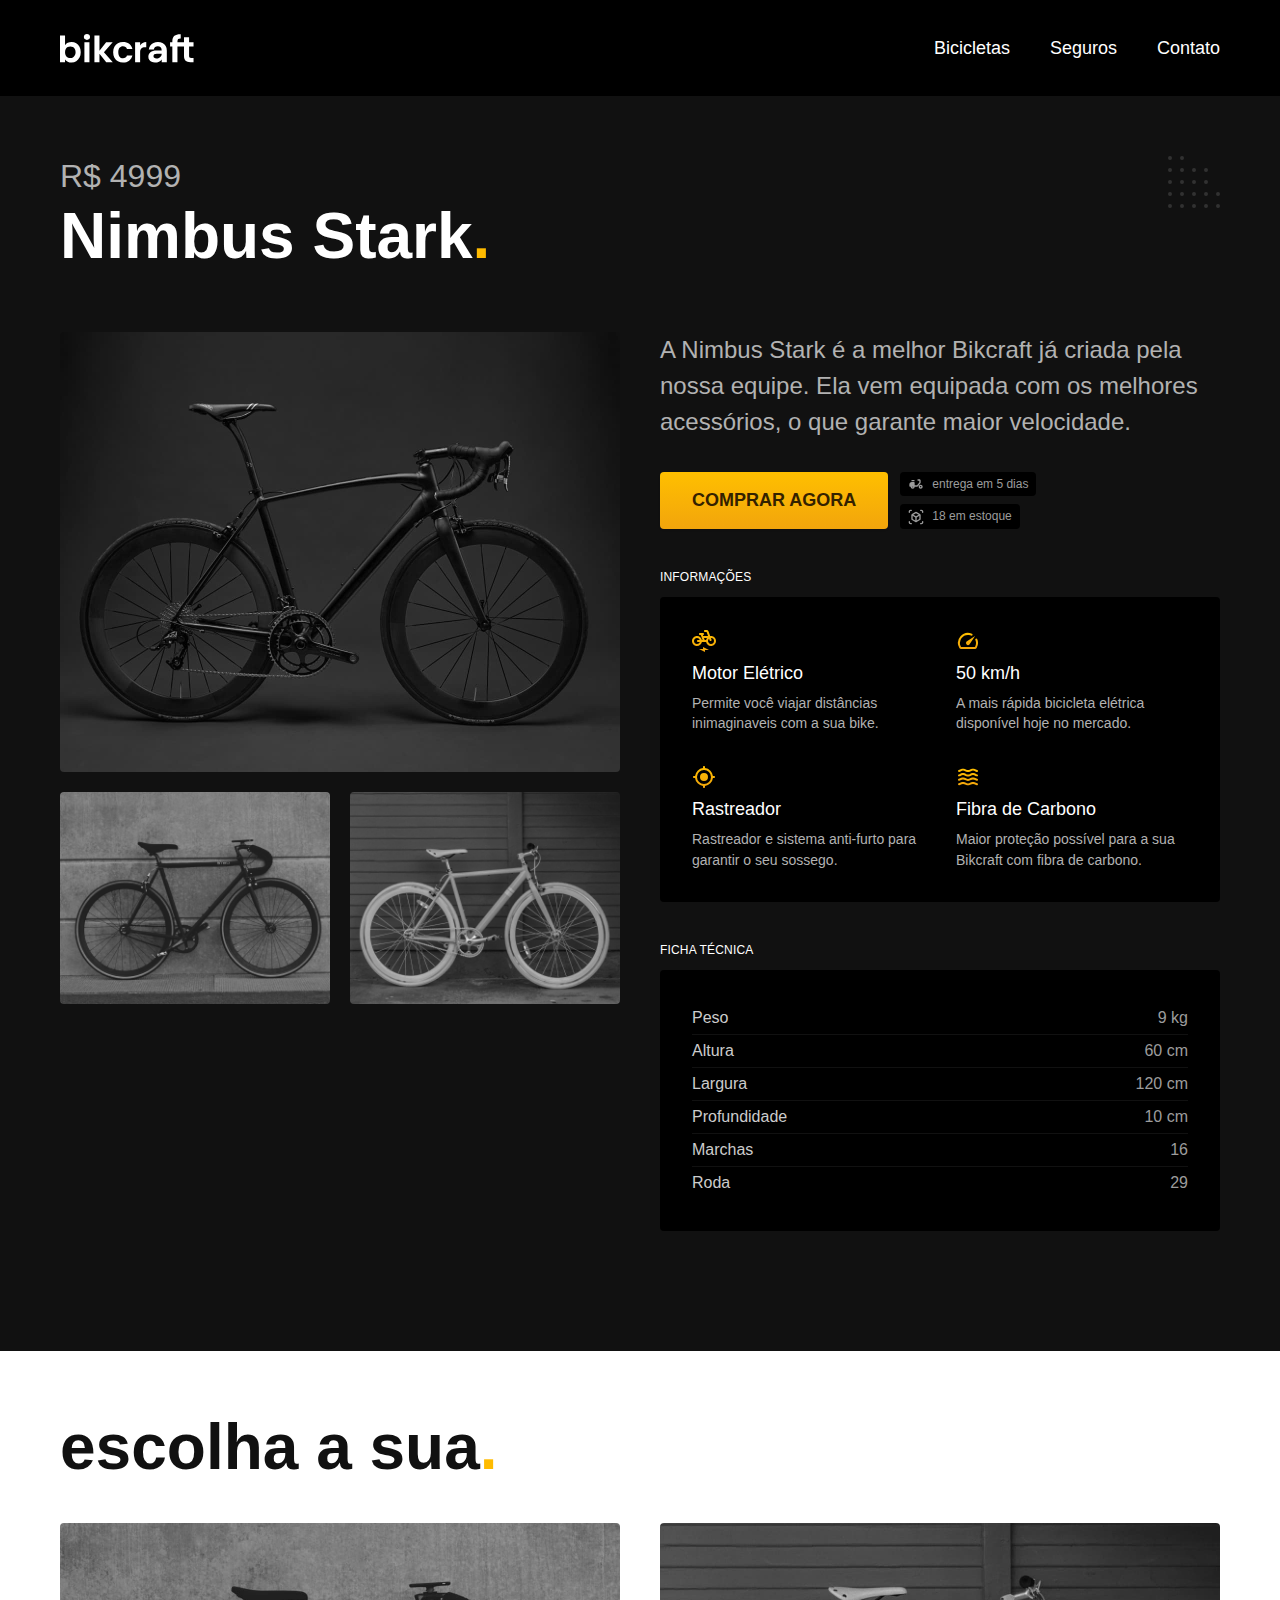
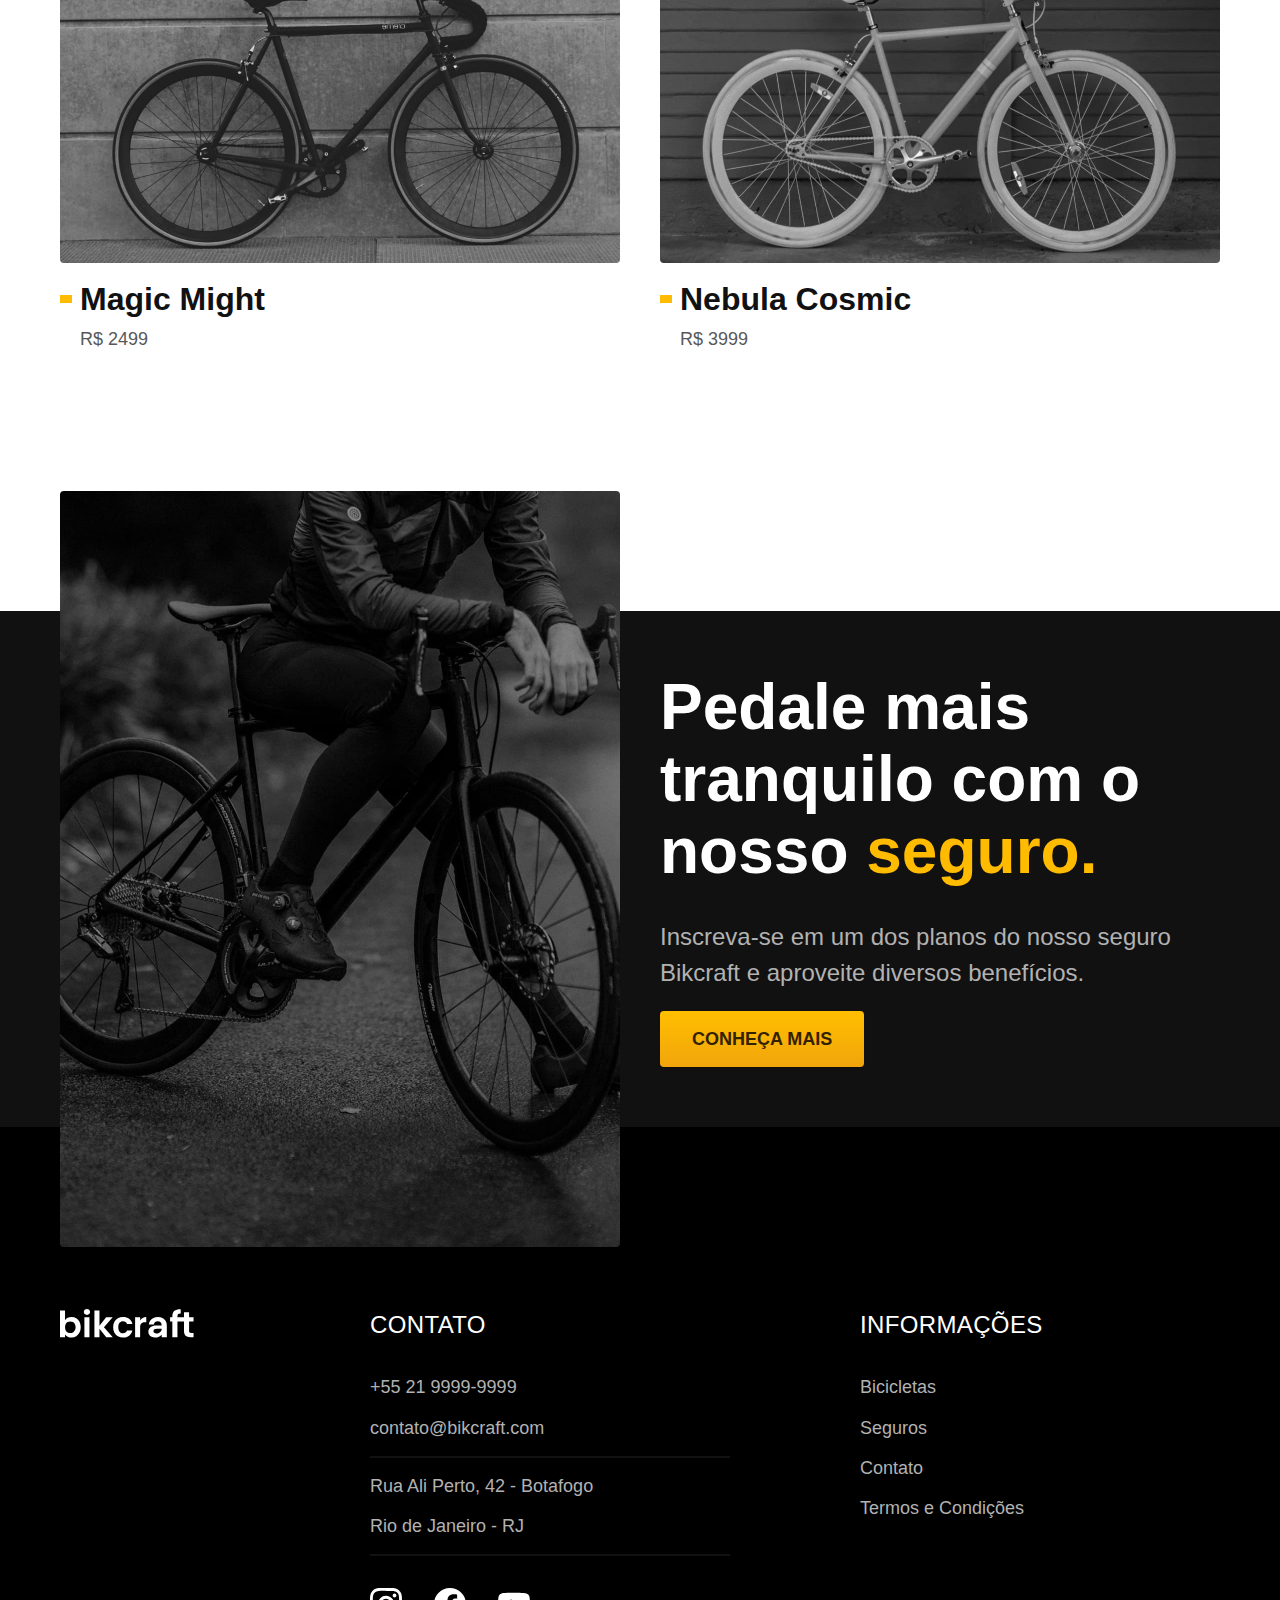
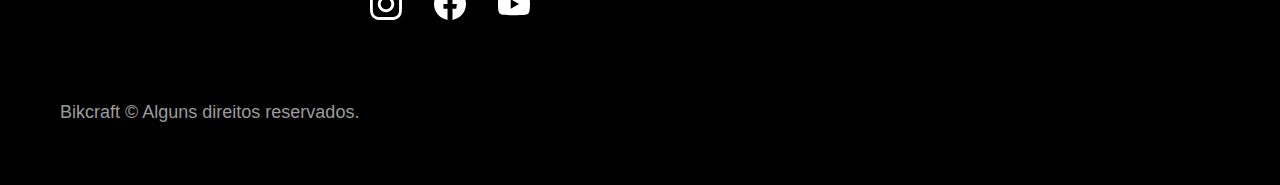
<file: bicicletas/nimbus.html>
<!DOCTYPE html>
<html lang="pt-br">

<head>
  <meta charset="UTF-8">
  <meta name="viewport" content="width=device-width, initial-scale=1.0">

  <title>Nimbus | Bikcraft</title>
  <meta name="description" content="Nimbus.">

  <link rel="preload" href="../css/style.min.css" as="style">
  <link rel="stylesheet" href="../css/style.min.css">
</head>

<body id="bicicleta">
  <header class="header-bg">
    <div class="header container">
      <a href="../">
        <img src="../img/bikcraft.svg" alt="Bikcraft">
      </a>

      <nav aria-label="primaria">
        <ul class="header-menu font-1-m cor-0">
          <li><a href="../bicicletas.html">Bicicletas</a></li>
          <li><a href="../seguros.html">Seguros</a></li>
          <li><a href="../contato.html">Contato</a></li>
        </ul>
      </nav>
    </div>
  </header>

  <main class="titulo-bg">
    <div>
      <div class="titulo container">
        <p class="font-2-xl cor-5">R$ 4999</p>
        <h1 class="font-1-xxl cor-0">Nimbus Stark<span class="cor-p1">.</span></h1>
      </div>
    </div>
    <div class="bicicleta container">
      <div class="bicicleta-imagens">
        <img src="../img/bicicleta/nimbus1.jpg" alt="">
        <img src="../img/bicicleta/nimbus2.jpg" alt="">
        <img src="../img/bicicleta/nimbus3.jpg" alt="">
      </div>
      <div class="bicicleta-conteudo">
        <p class="font-2-l cor-5">A Nimbus Stark é a melhor Bikcraft já criada pela nossa equipe. Ela vem equipada com os melhores acessórios, o que garante maior velocidade.</p>
        <div class="bicicleta-comprar">
          <a class="botao" href="../orcamento.html?tipo=bikcraft&produto=nimbus">Comprar Agora</a>
          <span class="font-1-xs cor-6"><img src="../img/icones/entrega.svg" alt=""> entrega em 5 dias</span>
          <span class="font-1-xs cor-6"><img src="../img/icones/estoque.svg" alt=""> 18 em estoque</span>
        </div>

        <h2 class="font-1-xs cor-0">Informações</h2>
        <ul class="bicicleta-informacoes">
          <li>
            <img src="../img/icones/eletrica.svg" alt="">
            <h3 class="font-1-m cor-0">Motor Elétrico</h3>
            <p class="font-2-xs cor-5">Permite você viajar distâncias inimaginaveis com a sua bike.</p>
          </li>
          <li>
            <img src="../img/icones/velocidade.svg" alt="">
            <h3 class="font-1-m cor-0">50 km/h</h3>
            <p class="font-2-xs cor-5">A mais rápida bicicleta elétrica disponível hoje no mercado.</p>
          </li>
          <li>
            <img src="../img/icones/rastreador.svg" alt="">
            <h3 class="font-1-m cor-0">Rastreador</h3>
            <p class="font-2-xs cor-5">Rastreador e sistema anti-furto para garantir o seu sossego.</p>
          </li>
          <li>
            <img src="../img/icones/carbono.svg" alt="">
            <h3 class="font-1-m cor-0">Fibra de Carbono</h3>
            <p class="font-2-xs cor-5">Maior proteção possível para a sua Bikcraft com fibra de carbono.</p>
          </li>
        </ul>
        <h2 class="font-1-xs cor-0">Ficha Técnica</h2>
        <ul class="bicicleta-ficha font-2-s cor-4">
          <li>Peso <span>9 kg</span></li>
          <li>Altura <span>60 cm</span></li>
          <li>Largura <span>120 cm</span></li>
          <li>Profundidade <span>10 cm</span></li>
          <li>Marchas <span>16</span></li>
          <li>Roda <span>29</span></li>
        </ul>
      </div>
    </div>
  </main>

  <article class="bicicletas-lista container">
    <h2 class="font-1-xxl">escolha a sua<span class="cor-p1">.</span></h2>

    <ul>
      <li>
        <a href="./magic.html">
          <img src="../img/bicicletas/magic.jpg" alt="Bicicleta preta">
          <h3 class="font-1-xl">Magic Might</h3>
          <span class="font-2-m cor-8">R$ 2499</span>
        </a>
      </li>
      <li>
        <a href="./nebula.html">
          <img src="../img/bicicletas/nebula.jpg" alt="Bicicleta preta">
          <h3 class="font-1-xl">Nebula Cosmic</h3>
          <span class="font-2-m cor-8">R$ 3999</span>
        </a>
      </li>
    </ul>
  </article>

  <article class="seguro-bg">
    <div class="seguro container">
      <div class="seguro-imagem">
        <img src="../img/fotos/seguros.jpg" alt="Pessoa parada em cima de uma bicicleta.">
      </div>
      <div class="seguro-conteudo">
        <h2 class="font-1-xxl cor-0">Pedale mais tranquilo com o nosso <span class="cor-p1">seguro.</span></h2>
        <p class="font-2-l cor-5">Inscreva-se em um dos planos do nosso seguro Bikcraft e aproveite diversos benefícios.</p>
        <a class="botao" href="../seguros.html">Conheça Mais</a>
      </div>
    </div>
  </article>

  <footer class="footer-bg">
    <div class="footer container">
      <img src="../img/bikcraft.svg" alt="Bikcraft">
      <div class="footer-contato">
        <h3 class="font-2-l-b cor-0">Contato</h3>
        <ul class="font-2-m cor-5">
          <li><a href="tel:+552199999999">+55 21 9999-9999</a></li>
          <li><a href="mailto:contato@bikcraft.com">contato@bikcraft.com</a></li>
          <li>Rua Ali Perto, 42 - Botafogo</li>
          <li>Rio de Janeiro - RJ</li>
        </ul>
        <div class="footer-redes">
          <a href="../">
            <img src="../img/redes/instagram.svg" alt="Instagram">
          </a>
          <a href="../">
            <img src="../img/redes/facebook.svg" alt="Facebook">
          </a>
          <a href="../">
            <img src="../img/redes/youtube.svg" alt="Youtube">
          </a>
        </div>
      </div>
      <div class="footer-informacoes">
        <h3 class="font-2-l-b cor-0">Informações</h3>
        <nav>
          <ul class="font-1-m cor-5">
            <li><a href="../bicicletas.html">Bicicletas</a></li>
            <li><a href="../seguros.html">Seguros</a></li>
            <li><a href="../contato.html">Contato</a></li>
            <li><a href="../termos.html">Termos e Condições</a></li>
          </ul>
        </nav>
      </div>
      <p class="footer-copy font-2-m cor-6">Bikcraft © Alguns direitos reservados.</p>
    </div>
  </footer>
  <script src="../js/script.js"></script>
</body>

</html>
</file>
<file: css/style.min.css>
body{margin:0;font-family:Arial,Helvetica,sans-serif;color:#111}blockquote,dd,h1,h2,h3,h4,p,ul{margin:0}ul{padding:0;list-style:none}a{text-decoration:none;color:inherit}img{max-width:100%;height:auto;display:block}img[src$=".jpg"]{border-radius:4px}.font-1-xs{font:400 0.75rem/1.35 Poppins,sans-serif}.font-2-xs{font:400 0.875rem/1.43 Roboto,sans-serif}.font-1-s{font:400 1rem/1.5 Poppins,sans-serif}.font-2-s{font:400 1rem/1.5 Roboto,sans-serif}.font-1-m,.font-1-m-b{font:400 1.125rem/1.35 Poppins,sans-serif}.font-1-m-b{font-weight:600}.font-2-m{font:500 1.125rem/1.35 Roboto,sans-serif}.font-1-l{font:400 1.5rem/1.5 Poppins,sans-serif}.font-2-l,.font-2-l-b{font:400 1.5rem/1.5 Roboto,sans-serif}.font-2-l-b{font-weight:500;letter-spacing:.015em;text-transform:uppercase}.font-1-xl{font:600 2rem/1.25 Poppins,sans-serif}.font-2-xl{font:500 2rem/1.25 Roboto,sans-serif}.font-1-xxl{font:600 4rem/1.125 Poppins,sans-serif}@media (max-width:1200px){.font-1-xxl{font-size:3rem}.font-2-l,.font-2-l-b{font-size:1.125rem}}@media (max-width:800px){.font-1-xxl{font-size:2rem}.font-1-xl,.font-2-xl{font-size:1.5rem}}:root{--cor-0:#ffffff;--cor-1:#f7f7f7;--cor-2:#ededed;--cor-3:#dedede;--cor-4:#cccccc;--cor-5:#b2b2b2;--cor-6:#9c9c9c;--cor-7:#717171;--cor-8:#595959;--cor-9:#404040;--cor-10:#2e2e2e;--cor-11:#111111;--cor-12:#000000;--cor-p1:#ffbb00;--cor-p2:#e4a30b;--cor-p3:#a66f00;--cor-p4:#664400;--cor-p5:#332200}.cor-0{color:var(--cor-0)}.cor-1{color:var(--cor-1)}.cor-2{color:var(--cor-2)}.cor-3{color:var(--cor-3)}.cor-4{color:var(--cor-4)}.cor-5{color:var(--cor-5)}.cor-6{color:var(--cor-6)}.cor-7{color:var(--cor-7)}.cor-8{color:var(--cor-8)}.cor-9{color:var(--cor-9)}.cor-10{color:var(--cor-10)}.cor-11{color:var(--cor-11)}.cor-12{color:var(--cor-12)}.cor-p1{color:var(--cor-p1)}.cor-p2{color:var(--cor-p2)}.cor-p3{color:var(--cor-p3)}.cor-p4{color:var(--cor-p4)}.cor-p5{color:var(--cor-p5)}.header-bg{background-color:var(--cor-12)}.header{display:flex;flex-wrap:wrap;gap:20px;justify-content:space-between;align-items:center;padding-top:20px;padding-bottom:20px}.header-menu{display:flex;flex-wrap:wrap;gap:40px}.header-menu a{display:inline-block;padding:16px 0;position:relative}.header-menu a:after{content:"";display:block;height:2px;width:0;background:var(--cor-0);margin-top:4px;transition:.3s;position:absolute}.header-menu a.ativo::after,.header-menu a:hover::after{width:100%}@media (max-width:800px){.header-menu{gap:20px}.header-menu a{background:var(--cor-11);padding:12px 16px;border-radius:4px}.header-menu a:hover{background-color:var(--cor-10)}.header a:after{display:none}}@media (max-width:600px){.header-menu{gap:12px}.header-menu a{padding:8px 12px;font-size:14px}}.footer-bg{background-color:var(--cor-12)}.footer{display:grid;grid-template-columns:3fr 5fr 4fr;gap:40px;padding-top:60px;padding-bottom:60px}.footer h3{margin-bottom:32px}.footer-contato ul{margin-bottom:32px}.footer-contato li:nth-child(2n):after{content:"";display:block;max-width:360px;height:2px;background:var(--cor-11);margin-top:16px}.footer li{margin-bottom:16px}.footer-redes{display:flex;gap:32px}.footer a:hover{color:var(--cor-0)}.footer-copy{grid-column:1/-1;margin-top:40px}@media (max-width:800px){.footer>img{display:none}.footer{grid-template-columns:1fr 1fr}}@media (max-width:600px){.footer{grid-template-columns:1fr;gap:60px}.footer-copy{margin-top:0}}.container{box-sizing:border-box;max-width:1200px;padding-left:20px;padding-right:20px;margin-left:auto;margin-right:auto}.botao{display:inline-block;padding:16px 32px;background:linear-gradient(#ffbf00,#f2a50c);border-radius:4px;box-shadow:0 1px 2px rgba(0,0,0,.1);text-transform:uppercase;color:var(--cor-p5);font:600 1.125rem/1.35 Poppins,sans-serif;max-width:max-content;border:none;cursor:pointer}.botao:hover{background:linear-gradient(#ffb60d,#e59317)}.botao.secundario{background:var(--cor-10);color:var(--cor-2)}.botao.secundario:hover{background:var(--cor-9)}.botao.seta{display:flex;align-items:center}.botao.seta::after{content:"";display:inline-block;width:18px;height:10px;margin-left:12px;background:url("../img/icones/seta.svg");transition:transform .2s}.botao.seta:hover::after{transform:translateX(4px)}@media (max-width:600px){.botao{padding:12px 16px;font-size:1rem}}.link{display:inline-block;color:var(--cor-p1);font:500 1.5rem/1.5 Poppins,sans-serif;text-transform:uppercase}.link::after{content:"";display:block;width:100%;height:4px;background-color:currentColor}.link:hover{color:var(--cor-0)}.titulo-bg{padding-top:60px;padding-bottom:60px;background-color:var(--cor-11)}.titulo{background:url("../img/dec/top-right.svg") no-repeat top right 20px}.titulo p{margin-bottom:4px}@media (max-width:800px){.titulo-bg{padding-top:40px;padding-bottom:40px}.titulo p{font-size:1rem;text-transform:lowercase;font-weight:400}}.form{display:grid;grid-template-columns:1fr 1fr;gap:20px}.form label{display:block;font:400 1rem/1.5 Poppins,sans-serif;margin-bottom:4px}.form .col-2{grid-column:span 2}.form input[type=email],.form input[type=text],.form textarea{font:400 1rem/1.5 Roboto,sans-serif;background:var(--cor-1);border:1px solid var(--cor-2);padding:12px;border-radius:4px;width:100%;box-sizing:border-box}.form input[type=email]:focus,.form input[type=text]:focus,.form textarea:focus{outline:0;border-color:var(--cor-p1);background:var(--cor-0);box-shadow:0 0 0 2px #fea}@media (max-width:600px){.form{grid-template-columns:1fr}.form .col-2{grid-column:1}}.introducao-bg{background:var(--cor-12) url("../img/dec/bottom-left.svg") no-repeat bottom 160px left 20px;box-shadow:inset 0 -120px var(--cor-0)}.introducao{display:grid;grid-template-columns:1fr 1fr;gap:0 40px}.introducao-conteudo{align-self:end;padding-bottom:200px}.introducao img{width:100%;height:100%;object-fit:cover;border-radius:4px}.introducao h1{margin-bottom:32px}.introducao p{margin-bottom:20px}@media (max-width:800px){.introducao-bg{background:var(--cor-11);padding-top:40px;box-shadow:inset 0 -60px #fff}.introducao{grid-template-columns:1fr;gap:32px}.introducao-conteudo{padding-bottom:0}.introducao h1{margin-bottom:16px}.introducao img{height:300px;width:100%}}.tecnologia-bg{background-color:var(--cor-11);box-shadow:inset 0 80px var(--cor-0),inset 0 -80px var(--cor-0)}.tecnologia{display:grid;grid-template-columns:1fr 1fr;gap:40px}.tecnologia-imagem img{width:100%;height:100%;object-fit:cover;object-position:left}.tecnologia-conteudo{padding-top:160px;padding-bottom:160px}.tecnologia-conteudo>span{display:block;margin-bottom:20px}.tecnologia-conteudo h2{margin-bottom:32px}.tecnologia-conteudo>p{margin-bottom:20px}.tecnologia a{margin-bottom:80px}.tecnologia-vantagens{display:flex;gap:40px}.tecnologia-vantagens h3{margin-bottom:8px;width:max-content}.tecnologia-vantagens img{width:24px;margin-bottom:8px}@media (max-width:800px){.tecnologia-bg{box-shadow:initial}.tecnologia{grid-template-columns:1fr}.tecnologia-conteudo{padding-top:60px;padding-bottom:60px}.tecnologia-imagem{display:none}.tecnologia a{margin-bottom:60px}}@media (max-width:600px){.tecnologia-vantagens{flex-direction:column}}.parceiros{padding-top:60px;padding-bottom:120px}.parceiros h2{margin-bottom:60px}.parceiros ul{padding:0 20px;max-width:1400px;display:grid;grid-template-columns:repeat(4,1fr);margin:0 auto}.parceiros li{display:flex;padding:32px;border-left:2px solid var(--cor-2)}.parceiros img{margin:auto}.parceiros li:first-child,.parceiros li:nth-child(5){border-left:none}.parceiros li:nth-child(n+5){border-top:2px solid var(--cor-2)}@media (max-width:800px){.parceiros{padding-bottom:60px}.parceiros h2{margin-bottom:20px}.parceiros ul{grid-template-columns:repeat(2,1fr)}.parceiros li:nth-child(n+3){border-top:2px solid var(--cor-2)}.parceiros li:nth-child(odd){border-left:none}}.depoimento{display:grid;grid-template-columns:1fr 1fr;background-color:var(--cor-p1);overflow:hidden}.depoimento img{width:100%;height:100%;object-fit:cover;border-radius:0}.depoimento-conteudo{padding:40px 40px 80px 80px;align-self:end;background:url("../img/dec/bottom-right-p.svg") no-repeat bottom 40px right 40px}.depoimento-conteudo p{max-width:32ch;font-family:Merriweather,serif;font-style:italic;font-weight:900;margin-bottom:32px;position:relative}.depoimento p::after,.depoimento p::before{font-size:5rem;color:var(--cor-p2);position:absolute}.depoimento p::before{content:"“";left:-50px;top:-20px}.depoimento p::after{content:"”"}@media (min-width:1200px){.depoimento img{max-height:520px}}@media (max-width:800px){.depoimento{grid-template-columns:1fr;text-align:center}.depoimento img{max-height:200px}.depoimento-conteudo{padding:40px 20px;margin:auto}}.bicicletas-lista{padding-top:60px;padding-bottom:120px}.bicicletas-lista h2{margin-bottom:40px}.bicicletas-lista ul{display:flex;gap:40px;padding:0 20px 20px 20px;max-width:1400px;margin-left:auto;margin-right:auto;overflow-x:auto}#bicicleta .bicicletas-lista ul{padding:0 0 20px 0}.bicicletas-lista li{flex:1;min-width:280px}.bicicletas-lista a{display:block}.bicicletas-lista img{margin-bottom:16px}.bicicletas-lista h3{margin-bottom:8px;display:flex;align-items:center}.bicicletas-lista h3::before{content:"";display:inline-block;height:8px;width:12px;margin-right:8px;background-color:var(--cor-p1);transition:width .2s}.bicicletas-lista a:hover h3::before{width:24px}.bicicletas-lista li span{padding-left:20px}@media (max-width:800px){.bicicletas-lista{padding-bottom:60px}.bicicletas-lista ul{gap:20px}}.bicicletas-bg{background:linear-gradient(to right,var(--cor-0) 30%,var(--cor-11) 0)}.bicicletas{display:grid;grid-template-columns:1fr 1fr;gap:40px;padding-top:60px;padding-bottom:60px;background:url("../img/dec/top-right.svg") no-repeat top 40px right 20px}.bicicletas-imagem{display:grid}.bicicletas-imagem img{grid-area:1/1}.bicicletas-imagem span{grid-area:1/1;place-self:start end;margin-top:20px;background:var(--cor-12);display:inline-block;padding:8px 16px 8px 8px;border-radius:4px 0 0 4px}.bicicletas-conteudo{display:grid;grid-template-columns:1fr auto;align-content:start}.bicicletas h2,.bicicletas p{grid-column:1/-1}.bicicletas h2{margin-bottom:20px}.bicicletas h2::before{content:"";display:block;width:12px;height:8px;background-color:var(--cor-p1);margin-bottom:8px}.bicicletas p{margin-bottom:32px}.bicicletas a{place-self:end}.bicicletas li{display:flex;align-items:center}.bicicletas ul{display:grid;gap:16px}.bicicletas-conteudo img{width:24px;margin-right:8px}@media (max-width:800px){.bicicletas-bg{background:var(--cor-11)}.bicicletas{grid-template-columns:1fr;gap:20px;padding-top:40px;padding-bottom:40px}}@media (max-width:600px){.bicicletas-conteudo{grid-template-columns:1fr}.bicicletas ul{font-size:1rem;grid-template-columns:1fr 1fr;margin-bottom:32px}.bicicletas a{place-self:start}}.bicicleta{display:grid;grid-template-columns:1fr 1fr;align-items:start;gap:40px;padding-top:60px;padding-bottom:60px}#bicicleta .titulo p{text-transform:uppercase}.bicicleta-imagens{display:flex;flex-wrap:wrap;gap:20px}.bicicleta-imagens img{flex:1;min-width:200px}.bicicleta-imagens img:first-child{min-width:100%}.bicicleta-conteudo>p{margin-bottom:32px}.bicicleta-comprar{display:grid;grid-template-columns:max-content auto;align-items:center;justify-items:start;gap:8px 12px;margin-bottom:40px}.bicicleta-comprar a{grid-row:span 2}.bicicleta-comprar span{display:flex;align-items:center;background-color:var(--cor-12);gap:8px;padding:4px 8px;border-radius:4px}.bicicleta-conteudo h2{text-transform:uppercase;letter-spacing:.015em;margin-bottom:12px}.bicicleta-ficha,.bicicleta-informacoes{padding:32px;background-color:var(--cor-12);border-radius:4px}.bicicleta-informacoes{margin-bottom:40px;display:grid;grid-template-columns:1fr 1fr;gap:32px}.bicicleta-informacoes img{width:24px;margin-bottom:8px}.bicicleta-informacoes h3{margin-bottom:8px}.bicicleta-ficha li{padding:4px 0;display:flex;justify-content:space-between;border-bottom:1px solid var(--cor-11)}.bicicleta-ficha li:last-child{border-bottom:none}.bicicleta-ficha span{color:var(--cor-6)}@media (max-width:800px){.bicicleta{grid-template-columns:1fr;padding-top:40px;padding-bottom:40px}.bicicleta-imagens{grid-row:2}}@media (max-width:400px){.bicicleta-informacoes{grid-template-columns:1fr}.bicicleta-comprar{grid-template-columns:1fr}}.seguro-bg{background-color:var(--cor-11);box-shadow:inset 0 120px var(--cor-0),inset 0 -120px var(--cor-12)}.seguro{display:grid;grid-template-columns:1fr 1fr;gap:40px}.seguro-imagem img{width:100%;height:100%;object-fit:cover}.seguro-conteudo{padding-top:180px;padding-bottom:180px}.seguro h2{margin-bottom:32px}.seguro p{margin-bottom:20px}@media (max-width:800px){.seguro-bg{box-shadow:inset 0 -60px var(--cor-12)}.seguro{grid-template-columns:1fr}.seguro-conteudo{grid-row:1;padding-top:40px;padding-bottom:0}}.seguros-bg{background:var(--cor-11)}.seguros{padding-top:60px;padding-bottom:60px;display:grid;grid-template-columns:1fr 1fr;gap:40px;align-items:center}#seguros .seguros{padding-top:0}.seguros h2{grid-column:1/-1}.seguros-item{background-color:var(--cor-12);padding:32px 32px 32px 60px;display:grid;grid-template-columns:1fr auto;border-radius:4px}.seguros-item h3{margin-bottom:40px}.seguros-item span{grid-column:2;display:block;text-align:right}.seguros-item ul{grid-column:1/-1;margin-bottom:32px}.seguros-item li{display:flex;align-items:center;position:relative}.seguros-item li+li{margin-top:20px}.seguros-item li::before{content:"";display:inline-block;width:13px;height:9px;background-image:url("../img/icones/lista.svg");position:absolute;left:-21px}.seguros-item a{grid-column:1/-1}@media (max-width:800px){.seguros{grid-template-columns:1fr}}.vantagens-bg{background-color:var(--cor-12)}.vantagens{padding-top:120px;padding-bottom:120px}.vantagens h2{margin-bottom:60px}.vantagens ul{display:grid;grid-template-columns:repeat(auto-fit,minmax(280px,max-content));gap:40px 80px}.vantagens h3,.vantagens img{margin-bottom:8px}@media (max-width:800px){.vantagens{padding-top:60px;padding-bottom:60px}.vantagens h2{margin-bottom:40px}.vantagens ul{gap:20px}}.perguntas{padding-top:120px;padding-bottom:120px}.perguntas h2{margin-bottom:60px}.perguntas dl>div{padding:20px;border-radius:4px}.perguntas dl>div:nth-child(odd){background-color:var(--cor-1)}.perguntas button{display:grid;grid-template-columns:auto 1fr auto;align-items:center;gap:8px;cursor:pointer;border:none;background:0 0;width:100%;text-align:left}.perguntas button::before{content:"";display:inline-block;width:12px;height:8px;background-color:var(--cor-p1)}.perguntas button::after{content:"";display:inline-block;width:14px;height:6px;background:url("../img/icones/seta-abrir.svg");transition:.3s}.perguntas button:hover::after,.perguntas button[aria-expanded=true]::after{transform:rotate(180deg)}.perguntas dd{display:none;padding-left:20px;padding-top:16px;max-width:80ch}.perguntas dd.ativa{display:block}@media (max-width:800px){.perguntas{padding-top:60px;padding-bottom:60px}.perguntas h2{margin-bottom:40px}}#contato{background:linear-gradient(var(--cor-11) 600px,var(--cor-1) 0)}.contato{display:grid;grid-template-columns:5fr 7fr}.contato-dados,.contato-formulario{padding:60px;box-shadow:0 1px 2px rgba(0,0,0,.1)}.contato-dados{border-radius:5px 0 0 5px;background:var(--cor-12) url("../img/dec/bottom-left.svg") no-repeat bottom 20px left 20px}.contato-formulario{border-radius:0 5px 5px 0;background:var(--cor-0) url("../img/dec/bottom-right.svg") no-repeat bottom 20px right 20px}.contato-dados h2{margin-bottom:60px}.contato-endereco{margin-bottom:32px;padding-left:28px;background:url("../img/icones/local.svg") no-repeat 0 2px}.contato-endereco p{margin-bottom:8px}.contato-meios a{display:block;max-width:max-content;margin-bottom:8px;padding-left:28px}.contato-meios a:hover{color:var(--cor-0)}.contato-meios a:first-child{background:url("../img/icones/email.svg") no-repeat 0 2px}.contato-meios a:nth-child(2){margin-bottom:32px}.contato-meios a:nth-child(3){background:url("../img/icones/telefone.svg") no-repeat 0 2px;margin-bottom:60px}.contato-redes{display:flex;gap:32px;padding-left:28px}@media (max-width:800px){.contato{grid-template-columns:1fr}.contato-dados,.contato-formulario{padding:20px}.contato-dados{border-radius:5px 5px 0 0;background:var(--cor-12)}.contato-formulario{border-radius:0 0 5px 5px}.contato-dados h2,.contato-meios a:nth-child(3){margin-bottom:32px}.contato-redes{margin-bottom:12px}}.lojas{display:grid;grid-template-columns:1fr 1fr;gap:0 40px;padding-top:120px;padding-bottom:120px}.lojas h2{grid-column:1/-1;margin-bottom:60px}.lojas img{border-radius:4px 4px 0 0}.lojas-item{border-radius:4px;background:var(--cor-0);box-shadow:0 1px 2px rgba(0,0,0,.1)}.lojas-conteudo{display:grid;grid-template-columns:1fr 1fr;gap:32px 16px;padding:32px}.lojas-conteudo h3,.lojas-tempo{grid-column:1/-1}.lojas-dados{display:grid;gap:8px;border-left:2px solid var(--cor-2);padding-left:12px}.lojas-tempo{display:flex;align-items:center;gap:8px}@media (max-width:800px){.lojas{gap:20px;padding-top:60px;padding-bottom:60px}.lojas h2{margin-bottom:32px}.lojas-conteudo{grid-template-columns:1fr}}@media (max-width:600px){.lojas{grid-template-columns:1fr}}#orcamento{background:linear-gradient(var(--cor-11) 600px,var(--cor-1) 0)}.orcamento{display:grid;grid-template-columns:5fr 7fr;padding-bottom:120px}.orcamento h2{text-transform:uppercase;position:relative;display:flex;align-items:center}.orcamento h2::before{content:"";display:inline-block;width:4px;height:8px;background-color:var(--cor-p1);position:absolute;left:-12px}.orcamento-dados,.orcamento-produto{padding:60px;box-shadow:0 1px 2px rgba(0,0,0,.1)}.orcamento-produto{border-radius:5px 0 0 5px;background:var(--cor-12) url("../img/dec/bottom-left.svg") no-repeat bottom 20px left 20px;display:grid;grid-template-columns:1fr 1fr;gap:20px;align-content:start}.orcamento-produto>*{grid-column:1/-1}.orcamento-produto>label{grid-column:initial}.orcamento-produto label{font:400 1rem/1.5 Poppins,sans-serif;color:var(--cor-4);background-color:var(--cor-10);padding:12px 16px;border-radius:4px;cursor:pointer;display:grid;grid-template-columns:auto 1fr auto;align-items:center;border:1px solid var(--cor-10)}.orcamento-produto input:checked+label{background:var(--cor-0);color:var(--cor-11)}.orcamento-produto label::before{content:"";display:inline-block;box-sizing:border-box;width:12px;height:12px;border:1px solid var(--cor-6);border-radius:50%;margin-right:8px}.orcamento-produto input:checked+label::before{border-color:var(--cor-7);box-shadow:inset 0 0 0 3px var(--cor-0),inset 0 0 0 6px var(--cor-7)}.orcamento-produto label:hover{background-color:var(--cor-9);border-color:var(--cor-9)}.orcamento-produto input:focus+label{box-shadow:0 0 0 2px var(--cor-p1);border-color:var(--cor-12)}.orcamento-produto label span{display:none}.orcamento-produto input:checked+label span{display:inline-block}.orcamento-produto input{opacity:0;position:absolute;pointer-events:none}.orcamento-dados{border-radius:0 5px 5px 0;background:var(--cor-0) url("../img/dec/bottom-right.svg") no-repeat bottom 20px right 20px}.orcamento-conteudo{display:none}.orcamento-conteudo h2,.orcamento-dados h2:nth-of-type(n+2){margin-top:20px}#bikcraft:checked~#orcamento-bikcraft,#seguro:checked~#orcamento-seguro{display:grid;gap:20px}.orcamento-detalhes{display:none;background:var(--cor-0);padding:20px;grid-template-columns:1fr 1fr;border-radius:4px;align-items:center}.orcamento-detalhes li{display:flex;align-items:center;margin-bottom:8px}.orcamento-detalhes li img{width:16px;margin-right:8px}.orcamento-produto input:checked+label+.orcamento-detalhes{display:grid}@media (max-width:1200px){.orcamento-dados,.orcamento-produto{padding:32px}}@media (max-width:800px){.orcamento{grid-template-columns:1fr}.orcamento-produto{border-radius:5px 5px 0 0;background:var(--cor-12)}.orcamento-dados{border-radius:0 0 5px 5px}}@media (max-width:400px){.orcamento-produto{grid-template-columns:1fr}}.termos{padding-top:80px;padding-bottom:80px}.termos h2{font-weight:600;margin-bottom:20px}.termos p+h2{margin-top:40px}.termos p{max-width:75ch;margin-bottom:24px}
</file>
